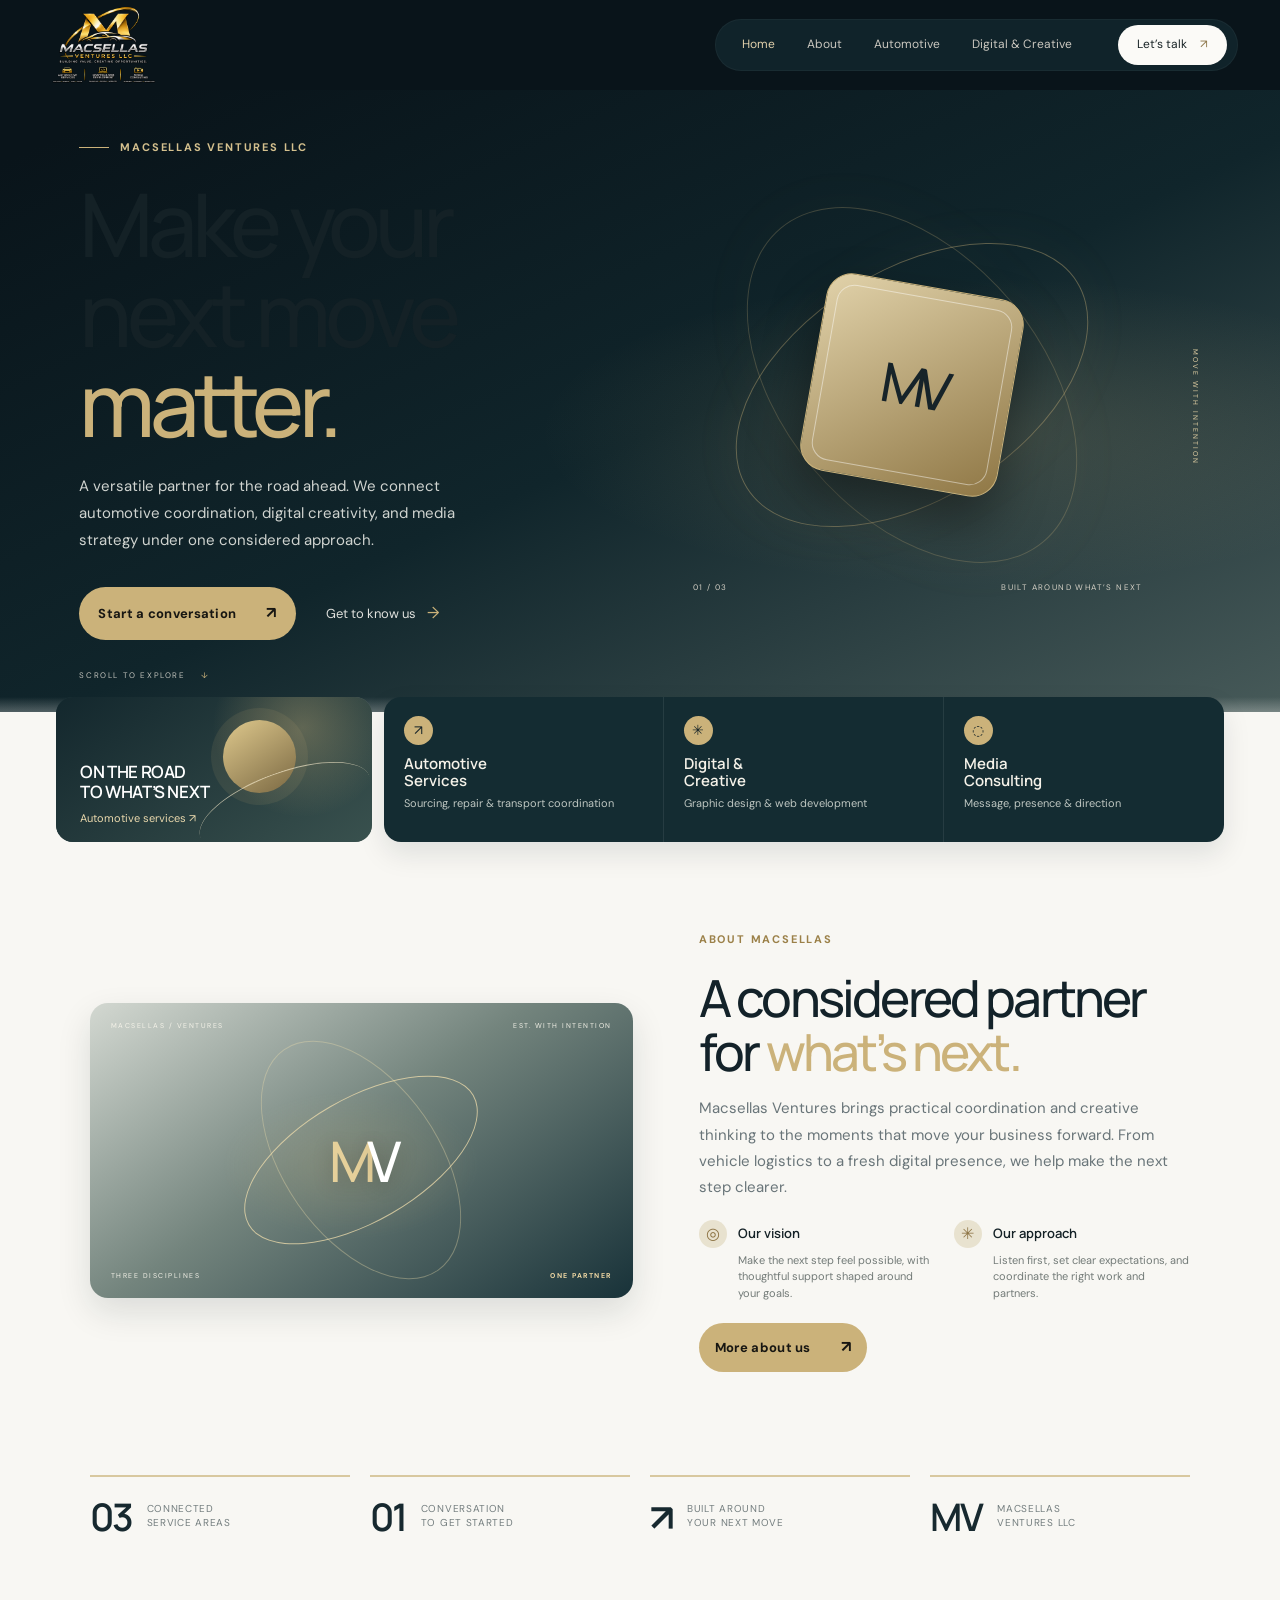
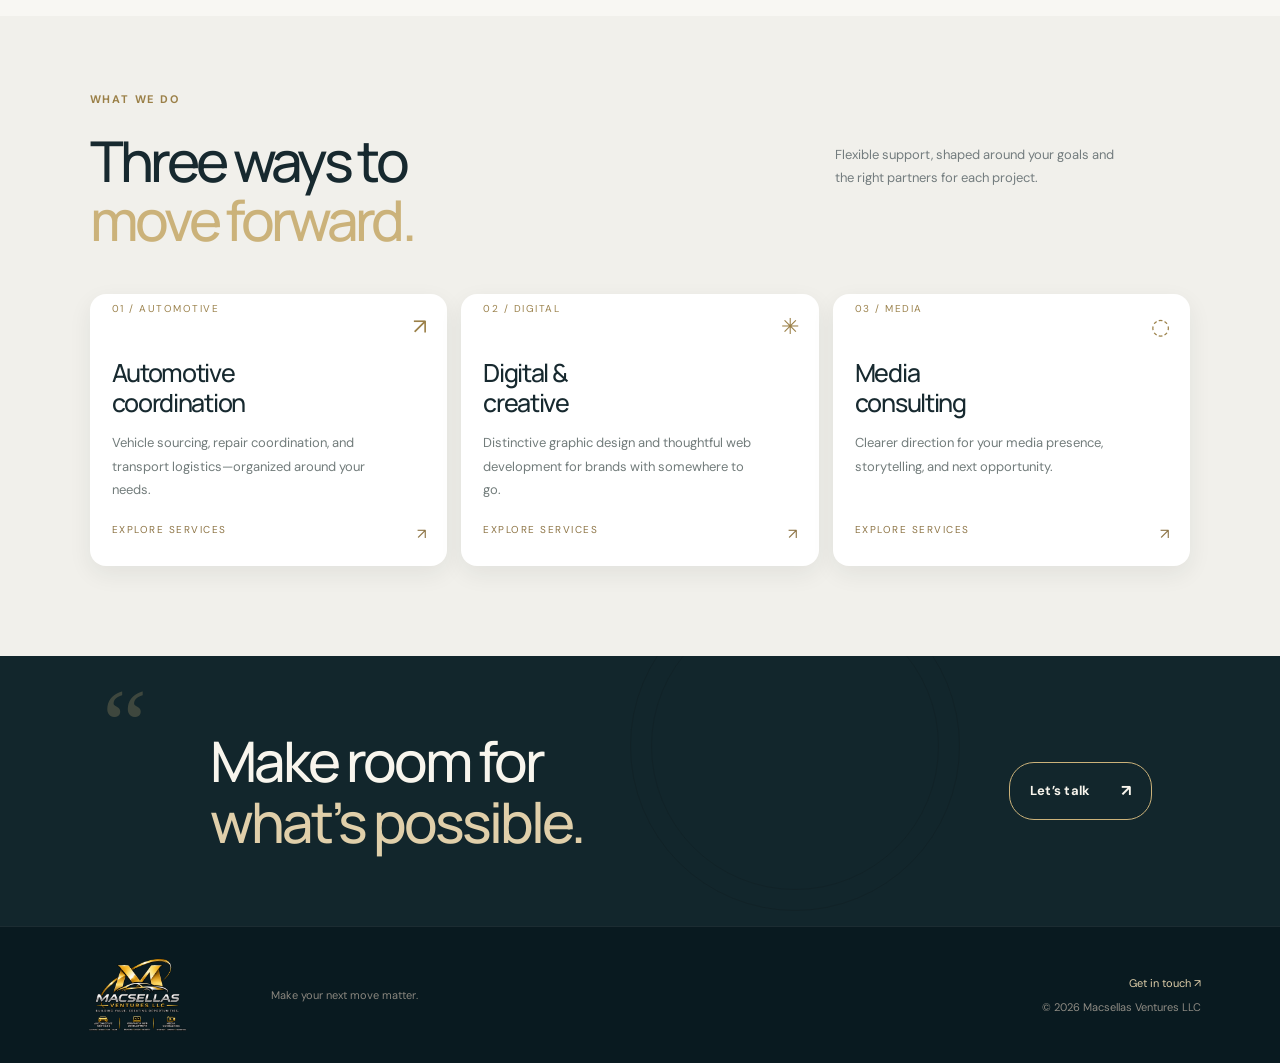
<file: index.html>
<!doctype html>
<html lang="en"><head><meta charset="utf-8"><meta name="viewport" content="width=device-width,initial-scale=1"><meta name="description" content="Macsellas Ventures brings automotive coordination, digital creativity, and media strategy together."><title>Macsellas Ventures | Make your next move</title><link rel="icon" type="image/svg+xml" href="assets/favicon.svg"><link rel="stylesheet" href="assets/site.css"><script defer src="assets/site.js"></script></head><body>
<header class="site-header"><a class="brand" href="index.html" aria-label="Macsellas Ventures home"><img class="brand-logo" src="assets/macsellas-logo-transparent.png" alt="Macsellas Ventures LLC"></a><button class="menu-toggle" aria-label="Open navigation" aria-expanded="false"><i></i><i></i></button><nav class="nav"><a class="active" href="index.html">Home</a><a href="about.html">About</a><a href="automotive.html">Automotive</a><a href="digital.html">Digital &amp; Creative</a><a class="nav-cta" href="media-contact.html">Let’s talk <span>↗</span></a></nav></header>
<main><section class="hero home-hero"><div class="hero-copy"><p class="eyebrow"><span class="eyebrow-line"></span> MACSELLAS VENTURES LLC</p><h1>Make your<br>next move <em>matter.</em></h1><p class="hero-lede">A versatile partner for the road ahead. We connect automotive coordination, digital creativity, and media strategy under one considered approach.</p><div class="hero-actions"><a class="button button-gold" href="media-contact.html">Start a conversation <span>↗</span></a><a class="text-link" href="about.html">Get to know us <span>→</span></a></div></div><div class="hero-art" aria-label="Abstract sculptural gold linework suggesting motion"><div class="art-grid"></div><div class="orbit orbit-one"></div><div class="orbit orbit-two"></div><div class="art-core"><span>MV</span></div><div class="art-caption"><span>01 / 03</span><span>BUILT AROUND WHAT’S NEXT</span></div><div class="art-vertical">MOVE WITH INTENTION</div></div><div class="scroll-note">SCROLL TO EXPLORE <span>↓</span></div></section>
<section class="service-ribbon"><a class="ribbon-feature" href="automotive.html"><div class="ribbon-photo"><span class="ribbon-sun"></span><span class="ribbon-road"></span><b>ON THE ROAD<br>TO WHAT’S NEXT</b><small>Automotive services ↗</small></div></a><div class="ribbon-cards"><a href="automotive.html"><span class="ribbon-icon">↗</span><b>Automotive<br>Services</b><small>Sourcing, repair &amp; transport coordination</small></a><a href="digital.html"><span class="ribbon-icon">✳</span><b>Digital &amp;<br>Creative</b><small>Graphic design &amp; web development</small></a><a href="media-contact.html"><span class="ribbon-icon">◌</span><b>Media<br>Consulting</b><small>Message, presence &amp; direction</small></a></div></section>
<section class="intro section-pad"><div class="story-visual"><div class="story-visual-top"><span>MACSELLAS / VENTURES</span><span>EST. WITH INTENTION</span></div><div class="story-orbit story-orbit-a"></div><div class="story-orbit story-orbit-b"></div><div class="story-visual-monogram">M<span>V</span></div><div class="story-visual-bottom"><span>THREE DISCIPLINES</span><b>ONE PARTNER</b></div></div><div class="intro-content"><p class="eyebrow">ABOUT MACSELLAS</p><h2>A considered partner<br>for <em>what’s next.</em></h2><p class="body-large">Macsellas Ventures brings practical coordination and creative thinking to the moments that move your business forward. From vehicle logistics to a fresh digital presence, we help make the next step clearer.</p><div class="about-split"><article><span class="about-icon">◎</span><div><b>Our vision</b><p>Make the next step feel possible, with thoughtful support shaped around your goals.</p></div></article><article><span class="about-icon">✳</span><div><b>Our approach</b><p>Listen first, set clear expectations, and coordinate the right work and partners.</p></div></article></div><a class="button button-gold" href="about.html">More about us <span>↗</span></a></div></section>
<section class="proof-row"><div><strong>03</strong><span>CONNECTED<br>SERVICE AREAS</span></div><div><strong>01</strong><span>CONVERSATION<br>TO GET STARTED</span></div><div><strong>↗</strong><span>BUILT AROUND<br>YOUR NEXT MOVE</span></div><div><strong>MV</strong><span>MACSELLAS<br>VENTURES LLC</span></div></section>
<section class="services section-pad"><div class="services-head"><div><p class="eyebrow">WHAT WE DO</p><h2>Three ways to<br><em>move forward.</em></h2></div><p class="services-note">Flexible support, shaped around your goals and the right partners for each project.</p></div><div class="service-grid"><a class="service-card" href="automotive.html"><span class="card-index">01 / AUTOMOTIVE</span><span class="card-icon">↗</span><h3>Automotive<br>coordination</h3><p>Vehicle sourcing, repair coordination, and transport logistics—organized around your needs.</p><span class="card-more">EXPLORE SERVICES <b>↗</b></span></a><a class="service-card" href="digital.html"><span class="card-index">02 / DIGITAL</span><span class="card-icon">✳</span><h3>Digital &amp;<br>creative</h3><p>Distinctive graphic design and thoughtful web development for brands with somewhere to go.</p><span class="card-more">EXPLORE SERVICES <b>↗</b></span></a><a class="service-card" href="media-contact.html"><span class="card-index">03 / MEDIA</span><span class="card-icon">◌</span><h3>Media<br>consulting</h3><p>Clearer direction for your media presence, storytelling, and next opportunity.</p><span class="card-more">EXPLORE SERVICES <b>↗</b></span></a></div></section>
<section class="quote-band"><span class="quote-mark">“</span><p>Make room for<br><em>what’s possible.</em></p><a class="button button-outline" href="media-contact.html">Let’s talk <span>↗</span></a><div class="quote-ring"></div></section></main>
<footer class="footer"><a class="brand" href="index.html"><img class="brand-logo" src="assets/macsellas-logo-transparent.png" alt="Macsellas Ventures LLC"></a><p>Make your next move matter.</p><div class="footer-right"><a href="media-contact.html">Get in touch ↗</a><span>© <span data-year></span> Macsellas Ventures LLC</span></div></footer></body></html>
</file>
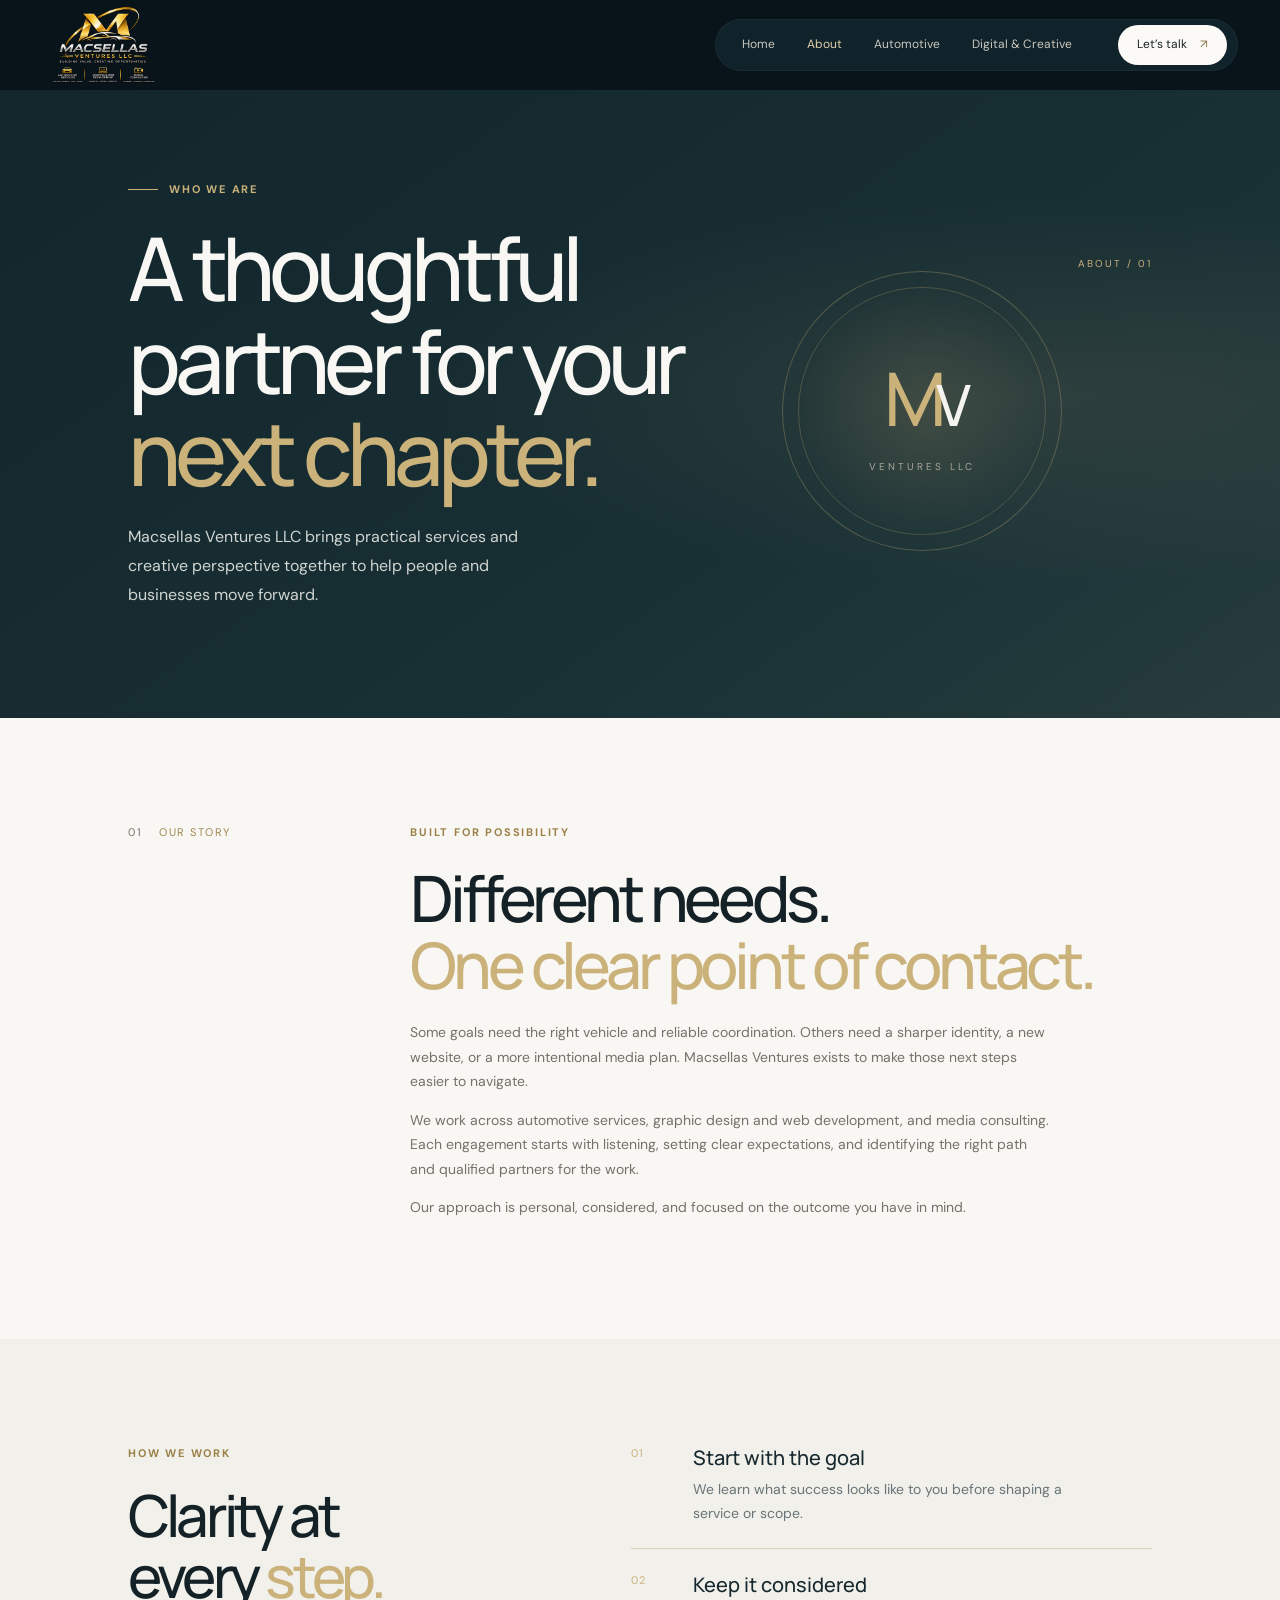
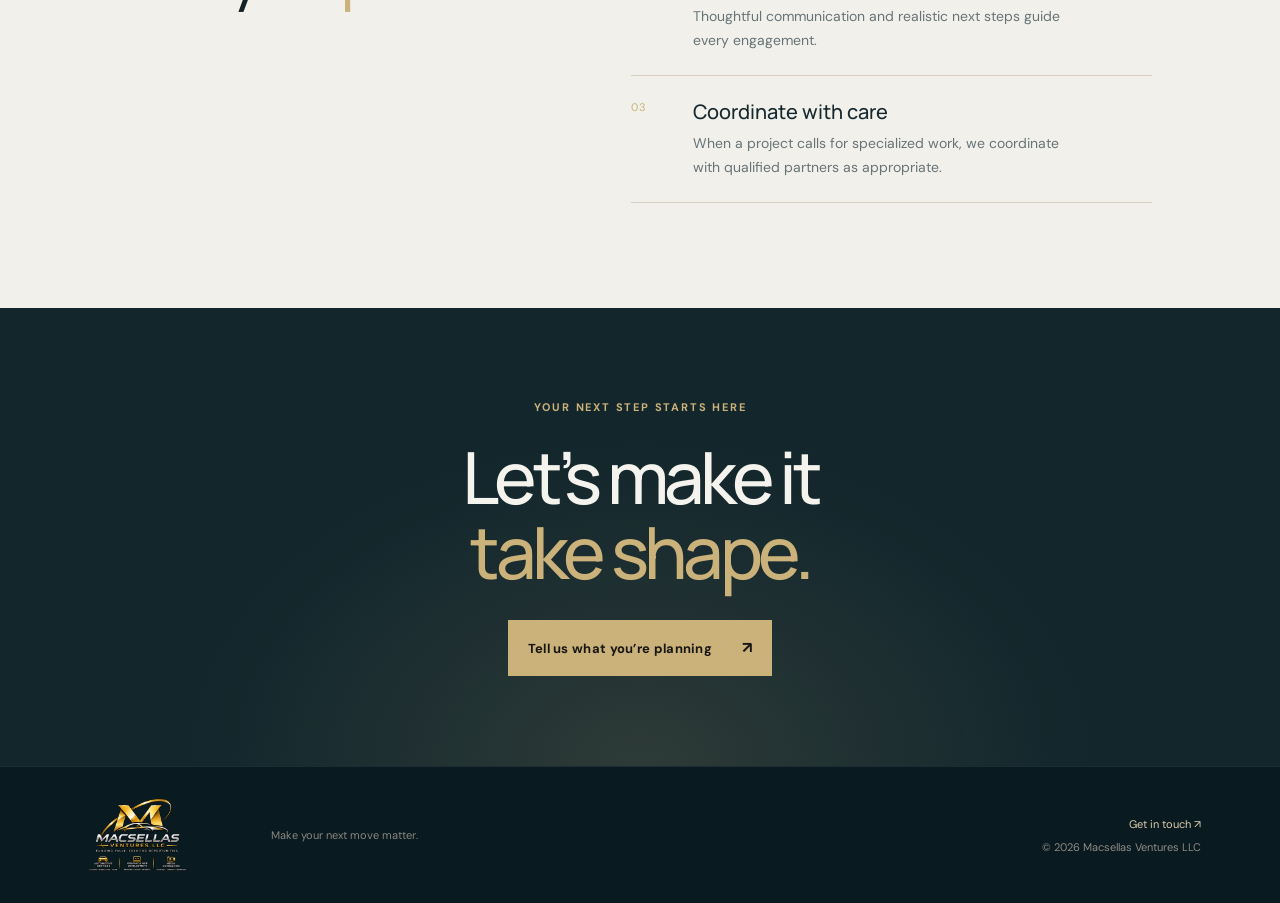
<file: about.html>
<!doctype html><html lang="en"><head><meta charset="utf-8"><meta name="viewport" content="width=device-width,initial-scale=1"><meta name="description" content="Learn about Macsellas Ventures LLC and its connected approach to business services."><title>About | Macsellas Ventures</title><link rel="icon" type="image/svg+xml" href="assets/favicon.svg"><link rel="stylesheet" href="assets/site.css"><script defer src="assets/site.js"></script></head><body><header class="site-header"><a class="brand" href="index.html"><img class="brand-logo" src="assets/macsellas-logo-transparent.png" alt="Macsellas Ventures LLC"></a><button class="menu-toggle" aria-label="Open navigation" aria-expanded="false"><i></i><i></i></button><nav class="nav"><a href="index.html">Home</a><a class="active" href="about.html">About</a><a href="automotive.html">Automotive</a><a href="digital.html">Digital &amp; Creative</a><a class="nav-cta" href="media-contact.html">Let’s talk <span>↗</span></a></nav></header><main><section class="page-hero"><div class="page-hero-inner"><p class="eyebrow"><span class="eyebrow-line"></span> WHO WE ARE</p><h1>A thoughtful<br>partner for your<br><em>next chapter.</em></h1><p class="hero-lede">Macsellas Ventures LLC brings practical services and creative perspective together to help people and businesses move forward.</p></div><div class="page-hero-side"><span>ABOUT / 01</span><div class="monogram-art"><div class="monogram-ring"></div><b>M<span>V</span></b><small>VENTURES LLC</small></div></div></section><section class="story section-pad"><div class="section-label">01 <span>OUR STORY</span></div><div class="story-copy"><p class="eyebrow">BUILT FOR POSSIBILITY</p><h2>Different needs.<br><em>One clear point of contact.</em></h2><p class="body-large">Some goals need the right vehicle and reliable coordination. Others need a sharper identity, a new website, or a more intentional media plan. Macsellas Ventures exists to make those next steps easier to navigate.</p><p>We work across automotive services, graphic design and web development, and media consulting. Each engagement starts with listening, setting clear expectations, and identifying the right path and qualified partners for the work.</p><p>Our approach is personal, considered, and focused on the outcome you have in mind.</p></div></section><section class="values section-pad"><div><p class="eyebrow">HOW WE WORK</p><h2>Clarity at<br>every <em>step.</em></h2></div><div class="value-list"><article><span>01</span><div><h3>Start with the goal</h3><p>We learn what success looks like to you before shaping a service or scope.</p></div></article><article><span>02</span><div><h3>Keep it considered</h3><p>Thoughtful communication and realistic next steps guide every engagement.</p></div></article><article><span>03</span><div><h3>Coordinate with care</h3><p>When a project calls for specialized work, we coordinate with qualified partners as appropriate.</p></div></article></div></section><section class="cta-panel"><p class="eyebrow">YOUR NEXT STEP STARTS HERE</p><h2>Let’s make it<br><em>take shape.</em></h2><a class="button button-gold" href="media-contact.html">Tell us what you’re planning <span>↗</span></a></section></main><footer class="footer"><a class="brand" href="index.html"><img class="brand-logo" src="assets/macsellas-logo-transparent.png" alt="Macsellas Ventures LLC"></a><p>Make your next move matter.</p><div class="footer-right"><a href="media-contact.html">Get in touch ↗</a><span>© <span data-year></span> Macsellas Ventures LLC</span></div></footer></body></html>
</file>
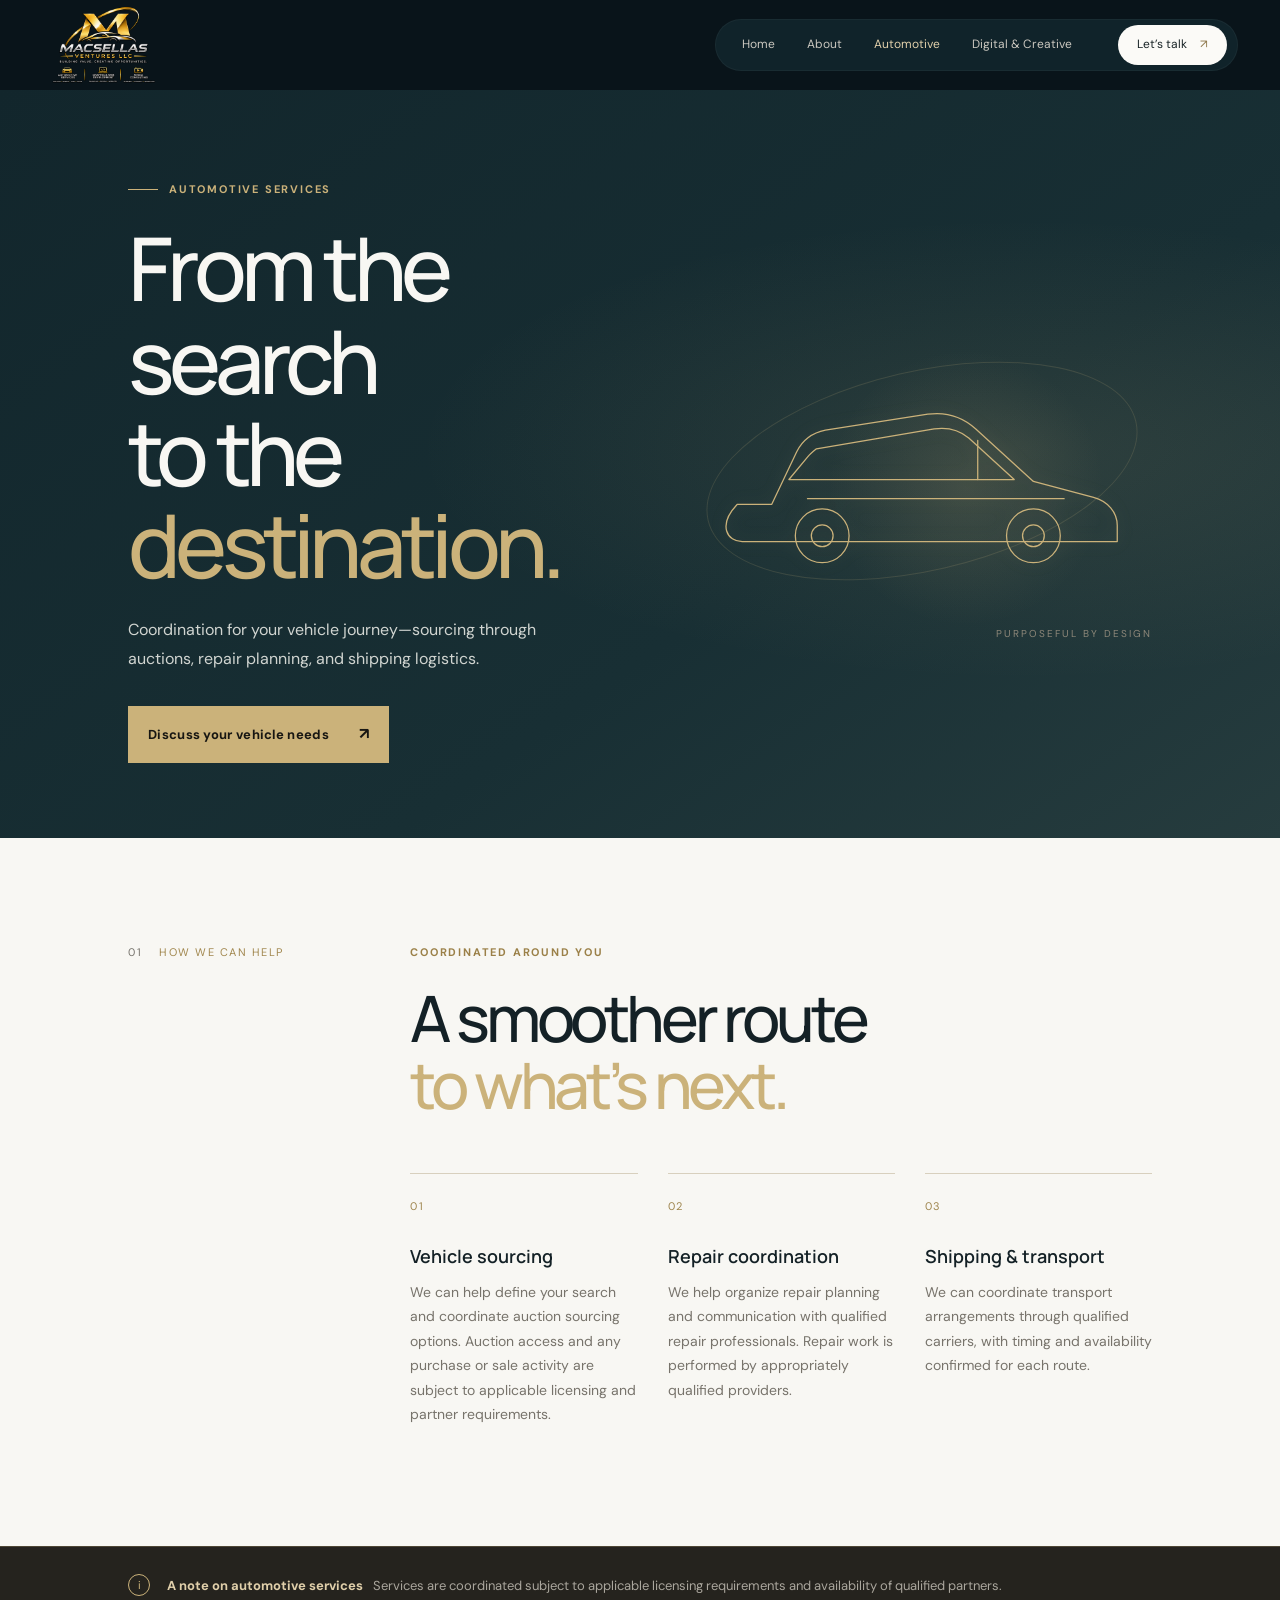
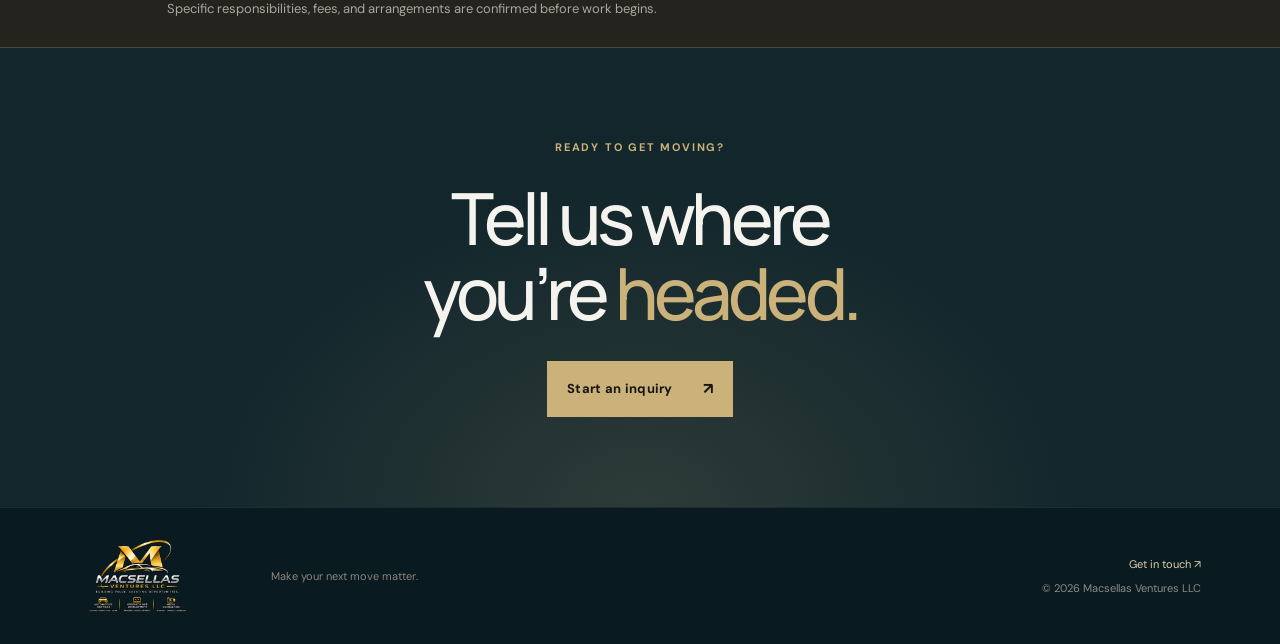
<file: automotive.html>
<!doctype html><html lang="en"><head><meta charset="utf-8"><meta name="viewport" content="width=device-width,initial-scale=1"><meta name="description" content="Automotive sourcing, repair, and transport coordination from Macsellas Ventures."><title>Automotive Services | Macsellas Ventures</title><link rel="icon" type="image/svg+xml" href="assets/favicon.svg"><link rel="stylesheet" href="assets/site.css"><script defer src="assets/site.js"></script></head><body><header class="site-header"><a class="brand" href="index.html"><img class="brand-logo" src="assets/macsellas-logo-transparent.png" alt="Macsellas Ventures LLC"></a><button class="menu-toggle" aria-label="Open navigation" aria-expanded="false"><i></i><i></i></button><nav class="nav"><a href="index.html">Home</a><a href="about.html">About</a><a class="active" href="automotive.html">Automotive</a><a href="digital.html">Digital &amp; Creative</a><a class="nav-cta" href="media-contact.html">Let’s talk <span>↗</span></a></nav></header><main><section class="page-hero automotive-hero"><div class="page-hero-inner"><p class="eyebrow"><span class="eyebrow-line"></span> AUTOMOTIVE SERVICES</p><h1>From the search<br>to the <em>destination.</em></h1><p class="hero-lede">Coordination for your vehicle journey—sourcing through auctions, repair planning, and shipping logistics.</p><a class="button button-gold" href="media-contact.html?service=automotive">Discuss your vehicle needs <span>↗</span></a></div><div class="car-art" aria-label="Abstract automotive-inspired line art"><div class="car-glow"></div><div class="car-orbit"></div><svg viewBox="0 0 720 360" role="img" aria-label="Gold line illustration of a car"><path d="M72 232h54l39-82c9-18 25-30 45-34l160-25c28-4 54 4 75 23l90 82 94 25c22 6 37 23 37 44v25H80c-23 0-39-25-8-58Z"/><path d="m196 145 184-31c20-3 38 1 54 14l71 65H153l29-35c4-5 9-9 14-13Z"/><path d="M448 132v61M182 223h401"/><circle cx="205" cy="281" r="42"/><circle cx="535" cy="281" r="42"/><circle cx="205" cy="281" r="17"/><circle cx="535" cy="281" r="17"/></svg><span class="car-art-label">PURPOSEFUL BY DESIGN</span></div></section><section class="process-section section-pad"><div class="section-label">01 <span>HOW WE CAN HELP</span></div><div class="process-content"><p class="eyebrow">COORDINATED AROUND YOU</p><h2>A smoother route<br><em>to what’s next.</em></h2><div class="process-grid"><article><span class="process-no">01</span><h3>Vehicle sourcing</h3><p>We can help define your search and coordinate auction sourcing options. Auction access and any purchase or sale activity are subject to applicable licensing and partner requirements.</p></article><article><span class="process-no">02</span><h3>Repair coordination</h3><p>We help organize repair planning and communication with qualified repair professionals. Repair work is performed by appropriately qualified providers.</p></article><article><span class="process-no">03</span><h3>Shipping &amp; transport</h3><p>We can coordinate transport arrangements through qualified carriers, with timing and availability confirmed for each route.</p></article></div></div></section><section class="notice-band"><span class="notice-icon">i</span><p><b>A note on automotive services</b> Services are coordinated subject to applicable licensing requirements and availability of qualified partners. Specific responsibilities, fees, and arrangements are confirmed before work begins.</p></section><section class="cta-panel"><p class="eyebrow">READY TO GET MOVING?</p><h2>Tell us where<br>you’re <em>headed.</em></h2><a class="button button-gold" href="media-contact.html?service=automotive">Start an inquiry <span>↗</span></a></section></main><footer class="footer"><a class="brand" href="index.html"><img class="brand-logo" src="assets/macsellas-logo-transparent.png" alt="Macsellas Ventures LLC"></a><p>Make your next move matter.</p><div class="footer-right"><a href="media-contact.html">Get in touch ↗</a><span>© <span data-year></span> Macsellas Ventures LLC</span></div></footer></body></html>
</file>
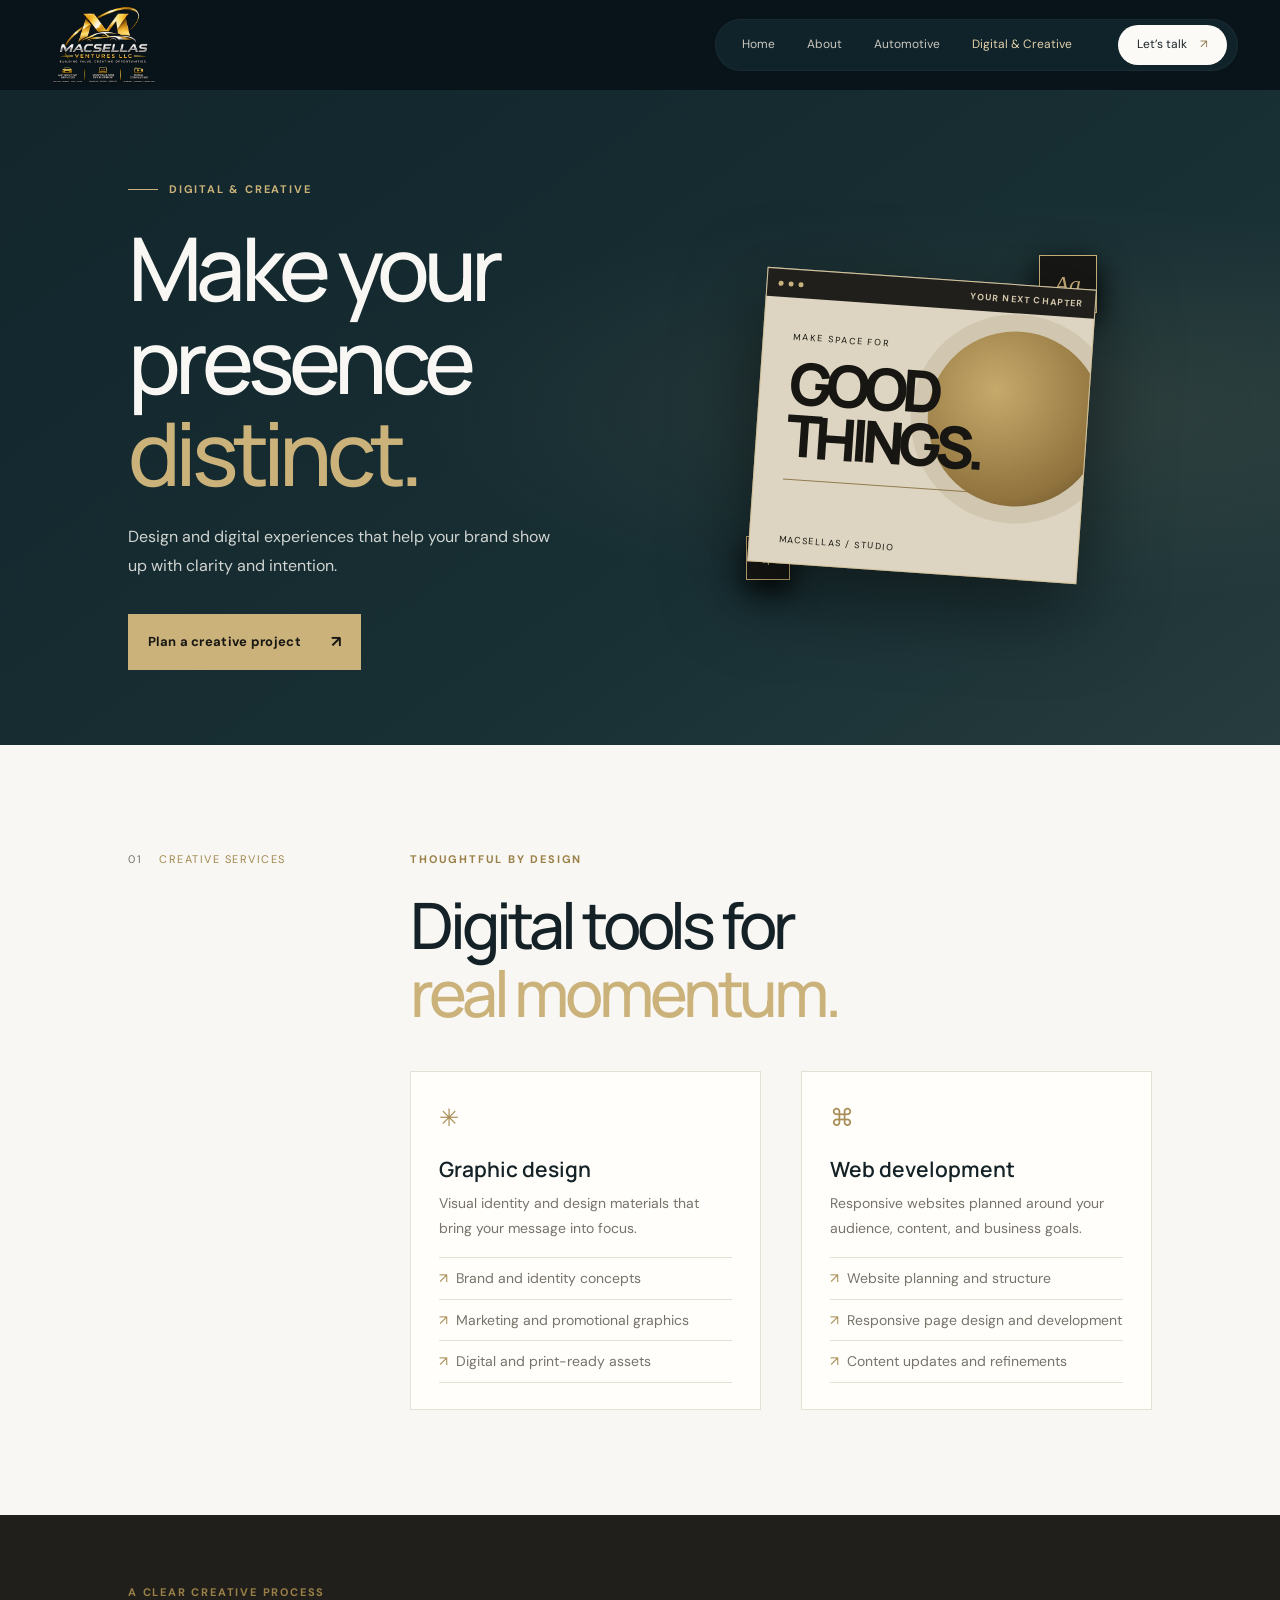
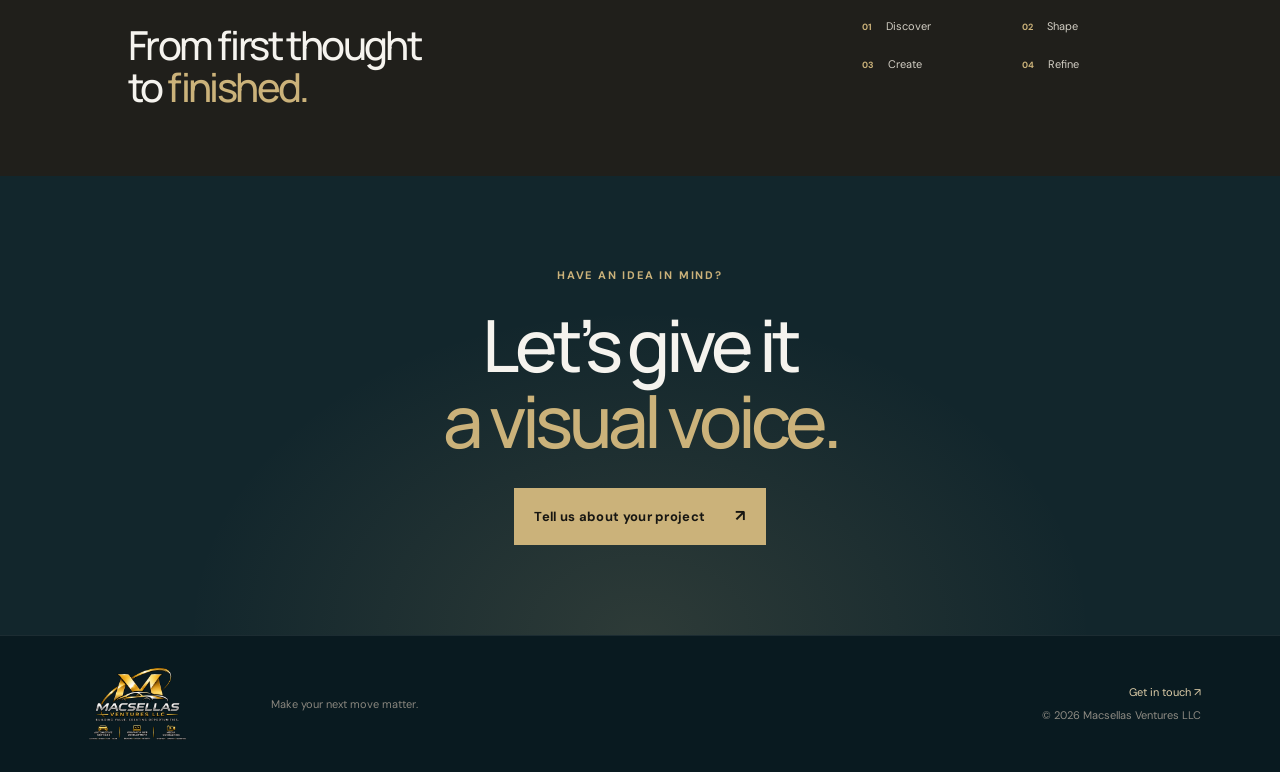
<file: digital.html>
<!doctype html><html lang="en"><head><meta charset="utf-8"><meta name="viewport" content="width=device-width,initial-scale=1"><meta name="description" content="Graphic design and web development services from Macsellas Ventures."><title>Digital & Creative | Macsellas Ventures</title><link rel="icon" type="image/svg+xml" href="assets/favicon.svg"><link rel="stylesheet" href="assets/site.css"><script defer src="assets/site.js"></script></head><body><header class="site-header"><a class="brand" href="index.html"><img class="brand-logo" src="assets/macsellas-logo-transparent.png" alt="Macsellas Ventures LLC"></a><button class="menu-toggle" aria-label="Open navigation" aria-expanded="false"><i></i><i></i></button><nav class="nav"><a href="index.html">Home</a><a href="about.html">About</a><a href="automotive.html">Automotive</a><a class="active" href="digital.html">Digital &amp; Creative</a><a class="nav-cta" href="media-contact.html">Let’s talk <span>↗</span></a></nav></header><main><section class="page-hero digital-hero"><div class="page-hero-inner"><p class="eyebrow"><span class="eyebrow-line"></span> DIGITAL &amp; CREATIVE</p><h1>Make your<br>presence <em>distinct.</em></h1><p class="hero-lede">Design and digital experiences that help your brand show up with clarity and intention.</p><a class="button button-gold" href="media-contact.html?service=digital">Plan a creative project <span>↗</span></a></div><div class="design-art"><div class="design-window"><div class="window-top"><span></span><span></span><span></span><b>YOUR NEXT CHAPTER</b></div><div class="window-content"><div class="window-sun"></div><small>MAKE SPACE FOR</small><strong>GOOD<br>THINGS.</strong><div class="window-line"></div><span class="window-tag">MACSELLAS / STUDIO</span></div></div><div class="design-token token-one">Aa</div><div class="design-token token-two">✳</div></div></section><section class="offerings section-pad"><div class="section-label">01 <span>CREATIVE SERVICES</span></div><div class="offer-content"><p class="eyebrow">THOUGHTFUL BY DESIGN</p><h2>Digital tools for<br><em>real momentum.</em></h2><div class="offer-grid"><article><div class="offer-symbol">✳</div><h3>Graphic design</h3><p>Visual identity and design materials that bring your message into focus.</p><ul><li>Brand and identity concepts</li><li>Marketing and promotional graphics</li><li>Digital and print-ready assets</li></ul></article><article><div class="offer-symbol">⌘</div><h3>Web development</h3><p>Responsive websites planned around your audience, content, and business goals.</p><ul><li>Website planning and structure</li><li>Responsive page design and development</li><li>Content updates and refinements</li></ul></article></div></div></section><section class="process-strip"><div class="strip-heading"><p class="eyebrow">A CLEAR CREATIVE PROCESS</p><h2>From first thought<br>to <em>finished.</em></h2></div><div class="strip-steps"><span><b>01</b> Discover</span><span><b>02</b> Shape</span><span><b>03</b> Create</span><span><b>04</b> Refine</span></div></section><section class="cta-panel"><p class="eyebrow">HAVE AN IDEA IN MIND?</p><h2>Let’s give it<br><em>a visual voice.</em></h2><a class="button button-gold" href="media-contact.html?service=digital">Tell us about your project <span>↗</span></a></section></main><footer class="footer"><a class="brand" href="index.html"><img class="brand-logo" src="assets/macsellas-logo-transparent.png" alt="Macsellas Ventures LLC"></a><p>Make your next move matter.</p><div class="footer-right"><a href="media-contact.html">Get in touch ↗</a><span>© <span data-year></span> Macsellas Ventures LLC</span></div></footer></body></html>
</file>
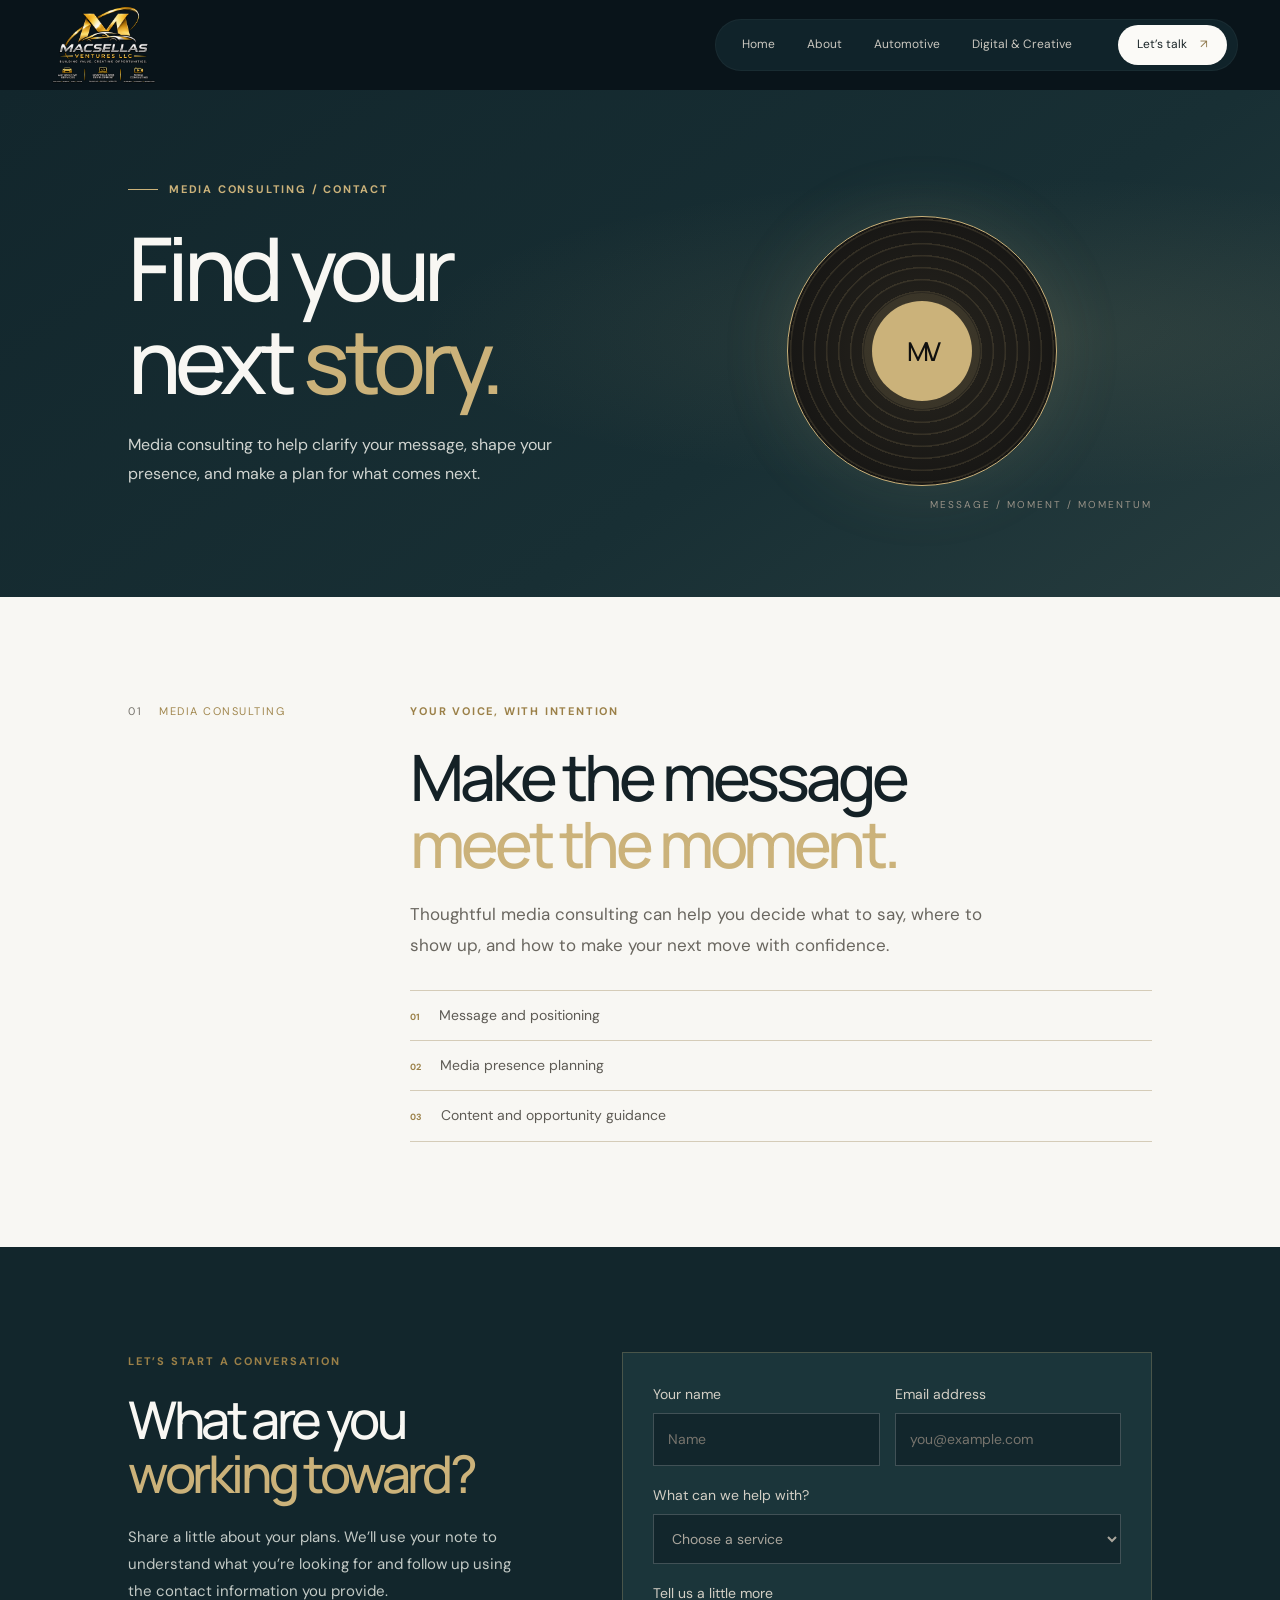
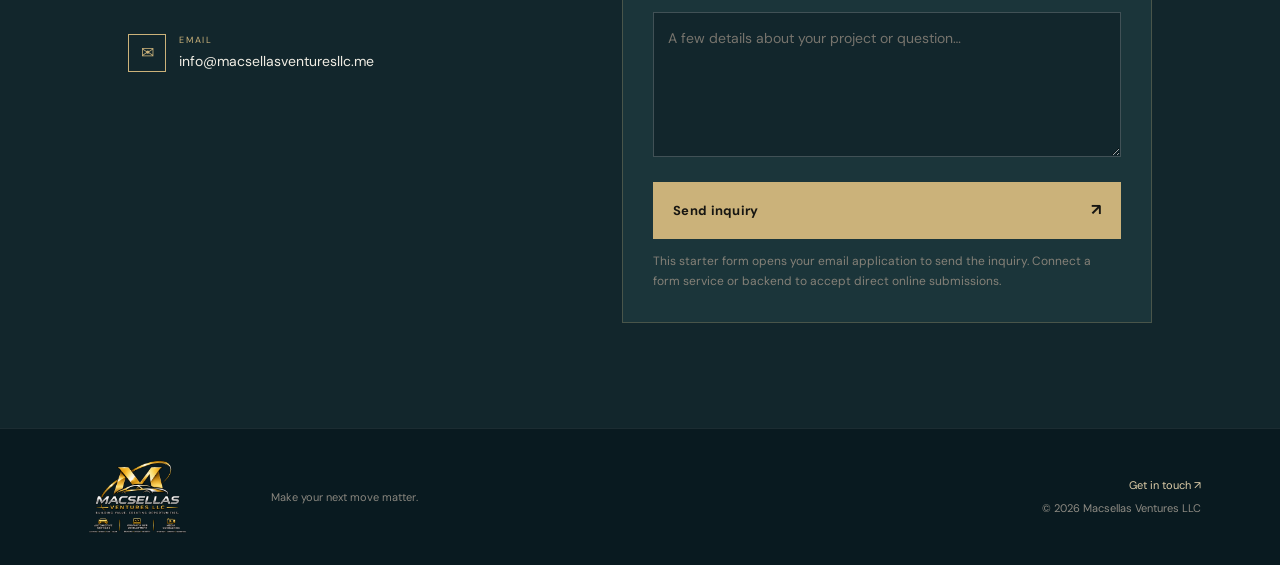
<file: media-contact.html>
<!doctype html><html lang="en"><head><meta charset="utf-8"><meta name="viewport" content="width=device-width,initial-scale=1"><meta name="description" content="Media consulting and contact Macsellas Ventures about your next project."><title>Media Consulting & Contact | Macsellas Ventures</title><link rel="icon" type="image/svg+xml" href="assets/favicon.svg"><link rel="stylesheet" href="assets/site.css"><script defer src="assets/site.js"></script></head><body><header class="site-header"><a class="brand" href="index.html"><img class="brand-logo" src="assets/macsellas-logo-transparent.png" alt="Macsellas Ventures LLC"></a><button class="menu-toggle" aria-label="Open navigation" aria-expanded="false"><i></i><i></i></button><nav class="nav"><a href="index.html">Home</a><a href="about.html">About</a><a href="automotive.html">Automotive</a><a href="digital.html">Digital &amp; Creative</a><a class="nav-cta active" href="media-contact.html">Let’s talk <span>↗</span></a></nav></header><main><section class="page-hero contact-hero"><div class="page-hero-inner"><p class="eyebrow"><span class="eyebrow-line"></span> MEDIA CONSULTING / CONTACT</p><h1>Find your<br>next <em>story.</em></h1><p class="hero-lede">Media consulting to help clarify your message, shape your presence, and make a plan for what comes next.</p></div><div class="media-art"><div class="media-disc"><div class="disc-inner"><span>MV</span></div></div><span class="media-note">MESSAGE / MOMENT / MOMENTUM</span></div></section><section class="consulting section-pad"><div class="section-label">01 <span>MEDIA CONSULTING</span></div><div class="consulting-copy"><p class="eyebrow">YOUR VOICE, WITH INTENTION</p><h2>Make the message<br><em>meet the moment.</em></h2><p class="body-large">Thoughtful media consulting can help you decide what to say, where to show up, and how to make your next move with confidence.</p><div class="consulting-points"><span><b>01</b> Message and positioning</span><span><b>02</b> Media presence planning</span><span><b>03</b> Content and opportunity guidance</span></div></div></section><section class="contact-section section-pad" id="contact"><div class="contact-copy"><p class="eyebrow">LET’S START A CONVERSATION</p><h2>What are you<br><em>working toward?</em></h2><p>Share a little about your plans. We’ll use your note to understand what you’re looking for and follow up using the contact information you provide.</p><div class="contact-detail"><span class="detail-icon">✉</span><div><small>EMAIL</small><a href="mailto:info@macsellasventuresllc.me">info@macsellasventuresllc.me</a></div></div></div><form class="inquiry-form" action="mailto:info@macsellasventuresllc.me" method="post" enctype="text/plain"><div class="form-row"><label>Your name<input type="text" name="name" autocomplete="name" placeholder="Name" required></label><label>Email address<input type="email" name="email" autocomplete="email" placeholder="you@example.com" required></label></div><label>What can we help with?<select name="service"><option value="">Choose a service</option><option>Automotive services</option><option>Digital &amp; creative</option><option>Media consulting</option><option>Something else</option></select></label><label>Tell us a little more<textarea name="message" rows="5" placeholder="A few details about your project or question…" required></textarea></label><button class="button button-gold" type="submit">Send inquiry <span>↗</span></button><p class="form-note">This starter form opens your email application to send the inquiry. Connect a form service or backend to accept direct online submissions.</p></form></section></main><footer class="footer"><a class="brand" href="index.html"><img class="brand-logo" src="assets/macsellas-logo-transparent.png" alt="Macsellas Ventures LLC"></a><p>Make your next move matter.</p><div class="footer-right"><a href="#contact">Get in touch ↗</a><span>© <span data-year></span> Macsellas Ventures LLC</span></div></footer></body></html>
</file>
<file: assets/site.css>
@import url('https://fonts.googleapis.com/css2?family=DM+Sans:wght@400;500;600;700&family=Manrope:wght@400;500;600;700;800&display=swap');
:root{--ink:#10100f;--ink-2:#171715;--paper:#f5f3ee;--white:#fffefa;--gold:#cbb27a;--gold-light:#e0cfaa;--muted:#a6a39b;--line:rgba(203,178,122,.25);--font:'DM Sans',Arial,sans-serif;--display:'Manrope','DM Sans',sans-serif}*{box-sizing:border-box}html{scroll-behavior:smooth}body{margin:0;background:var(--ink);color:var(--paper);font-family:var(--font);font-size:15px;line-height:1.65;-webkit-font-smoothing:antialiased}a{color:inherit;text-decoration:none}button,input,select,textarea{font:inherit}.site-header{height:90px;padding:0 6.2vw;display:flex;align-items:center;justify-content:space-between;border-bottom:1px solid rgba(255,255,255,.07);position:relative;z-index:10;background:#10100f}.brand{display:inline-flex;align-items:center;gap:12px;flex-shrink:0}.brand-mark{font-family:var(--display);font-weight:500;font-size:25px;letter-spacing:-3px;color:var(--gold);line-height:1}.brand-mark span{font-size:18px;color:var(--paper);margin-left:2px}.brand-name{font-family:var(--display);font-size:11px;font-weight:700;letter-spacing:2px;line-height:1.3}.brand-name small{display:block;font-family:var(--font);font-size:8px;letter-spacing:3px;font-weight:500;color:var(--gold);margin-top:3px}.nav{display:flex;align-items:center;gap:36px;font-size:12px;color:#cac7bf}.nav>a:not(.nav-cta){transition:color .2s}.nav>a:hover,.nav>a.active{color:var(--gold-light)}.nav-cta{border:1px solid var(--gold);padding:11px 17px;color:var(--paper)!important}.nav-cta span{color:var(--gold);padding-left:10px}.menu-toggle{display:none}.hero{min-height:650px;padding:95px 6.2vw 76px;position:relative;display:grid;grid-template-columns:1fr 1fr;align-items:center;overflow:hidden}.hero-copy{z-index:1;padding-bottom:16px}.eyebrow{font-size:9px;font-weight:700;letter-spacing:2.4px;color:var(--gold);margin:0 0 23px;display:flex;align-items:center;gap:11px}.eyebrow-line{height:1px;width:30px;background:var(--gold)}h1,h2,h3,p{margin-top:0}h1,h2{font-family:var(--display);font-weight:500;letter-spacing:-.065em;line-height:1.05}h1{font-size:clamp(56px,7.4vw,104px);margin:0 0 25px}h1 em,h2 em,.quote-band em{font-style:normal;color:var(--gold)}.hero-lede{color:#b4b1aa;max-width:445px;line-height:1.8;font-size:15px;margin-bottom:33px}.hero-actions{display:flex;align-items:center;gap:30px}.button{display:inline-flex;align-items:center;justify-content:space-between;gap:30px;padding:14px 18px;font-size:11px;font-weight:700;letter-spacing:.3px;cursor:pointer;border:0}.button-gold{background:var(--gold);color:#171612}.button-gold span{font-size:16px}.button:hover{filter:brightness(1.08);transform:translateY(-1px)}.text-link{font-size:11px;color:#d1cec6}.text-link span{color:var(--gold);padding-left:8px;font-size:16px}.hero-art{height:440px;position:relative;margin-left:8%;border:1px solid rgba(203,178,122,.15);background:radial-gradient(ellipse at 53% 51%,rgba(203,178,122,.13),transparent 38%),linear-gradient(145deg,#181817,#111110 58%,#191916);overflow:hidden}.art-grid{position:absolute;inset:0;background-image:linear-gradient(rgba(203,178,122,.04) 1px,transparent 1px),linear-gradient(90deg,rgba(203,178,122,.04) 1px,transparent 1px);background-size:42px 42px;mask-image:linear-gradient(120deg,transparent,#000 35%,#000 85%,transparent)}.orbit{position:absolute;border:1px solid rgba(203,178,122,.65);border-radius:50%;width:330px;height:170px;left:50%;top:49%;transform:translate(-50%,-50%) rotate(-32deg);box-shadow:0 0 45px rgba(203,178,122,.08)}.orbit-two{width:350px;height:220px;transform:translate(-50%,-50%) rotate(50deg);border-color:rgba(203,178,122,.32)}.art-core{position:absolute;width:138px;height:138px;left:50%;top:49%;transform:translate(-50%,-50%);display:grid;place-items:center;border:1px solid var(--gold);border-radius:50%;background:radial-gradient(circle,#27241c,#111);font:500 35px var(--display);letter-spacing:-5px;color:var(--gold);box-shadow:0 0 55px rgba(203,178,122,.2)}.art-core:after{content:'';position:absolute;inset:-11px;border:1px solid rgba(203,178,122,.23);border-radius:50%}.art-caption{position:absolute;bottom:20px;left:22px;right:22px;display:flex;justify-content:space-between;font-size:8px;letter-spacing:1.4px;color:#aaa59b}.art-vertical{position:absolute;right:13px;top:40%;writing-mode:vertical-rl;font-size:7px;letter-spacing:2px;color:var(--gold)}.scroll-note{position:absolute;bottom:30px;left:6.2vw;font-size:8px;letter-spacing:1.6px;color:#8b8983}.scroll-note span{color:var(--gold);margin-left:12px}.section-pad{padding:105px 10vw}.intro{display:grid;grid-template-columns:1fr 3fr auto;gap:36px;align-items:start;background:var(--paper);color:var(--ink)}.section-label{font-size:9px;color:#77746d;letter-spacing:1.5px;display:flex;gap:17px}.section-label span{color:#a1874e}.intro-content{max-width:760px}.intro .eyebrow,.services .eyebrow,.story .eyebrow,.values .eyebrow,.process-content .eyebrow,.offer-content .eyebrow,.strip-heading .eyebrow,.contact-copy .eyebrow,.consulting-copy .eyebrow{color:#9b8048}.intro h2,.services h2,.story h2,.values h2,.process-content h2,.offer-content h2,.strip-heading h2,.consulting-copy h2,.contact-copy h2{font-size:clamp(42px,5vw,68px);margin-bottom:22px}.body-large{font-size:17px;line-height:1.8;color:#69665f;max-width:615px}.round-link{border:1px solid #c9c1ae;color:#8f7749;border-radius:50%;height:50px;width:50px;display:grid;place-items:center;font-size:18px;transition:all .2s}.round-link:hover{background:var(--gold);color:var(--ink)}.services{padding-top:110px;padding-bottom:120px}.services-head{display:flex;justify-content:space-between;align-items:end;margin-bottom:45px}.services h2{margin-bottom:0}.services-note{max-width:300px;color:#a8a59e;font-size:12px;line-height:1.8;margin:0 5% 7px 0}.service-grid{display:grid;grid-template-columns:repeat(3,1fr);border-top:1px solid var(--line);border-bottom:1px solid var(--line)}.service-card{min-height:310px;padding:27px 28px 25px 0;position:relative;border-right:1px solid var(--line);transition:background .25s,padding .25s}.service-card+.service-card{padding-left:29px}.service-card:last-child{border-right:0}.service-card:hover{background:rgba(203,178,122,.045);padding-top:22px}.card-index,.card-more{font-size:8px;letter-spacing:1.5px;color:var(--gold)}.card-icon{position:absolute;right:25px;top:23px;color:var(--gold);font-size:22px}.service-card h3{font:500 29px/1.18 var(--display);letter-spacing:-1.3px;margin:41px 0 14px}.service-card p{font-size:11px;line-height:1.8;color:#aaa79f;max-width:270px;margin:0}.card-more{position:absolute;bottom:25px;left:0;right:20px;display:flex;justify-content:space-between}.service-card+.service-card .card-more{left:29px}.card-more b{font-size:15px;font-weight:400}.quote-band{padding:82px 10vw;background:var(--gold);color:#171612;position:relative;overflow:hidden;display:flex;align-items:center;justify-content:space-between;min-height:270px}.quote-mark{font:100px Georgia;color:rgba(16,16,15,.2);position:absolute;top:11px;left:8vw}.quote-band p{font:500 clamp(35px,5vw,58px)/1.1 var(--display);letter-spacing:-3px;margin:0 0 0 8%;z-index:1}.quote-band em{color:#fff7e3}.button-outline{border:1px solid #242116;background:transparent;z-index:1}.button-outline span{font-size:16px}.quote-ring{position:absolute;width:330px;height:330px;border:1px solid rgba(16,16,15,.16);border-radius:50%;right:25%;top:-75px}.quote-ring:after{content:'';position:absolute;inset:20px;border:1px solid rgba(16,16,15,.15);border-radius:50%}.footer{padding:29px 6.2vw;display:flex;align-items:center;gap:50px;border-top:1px solid rgba(255,255,255,.08);min-height:110px}.footer>p{font-size:10px;color:#89867e;margin:0}.footer-right{margin-left:auto;display:flex;align-items:end;flex-direction:column;gap:5px;font-size:9px;color:#8e8b83}.footer-right a{color:var(--gold-light);font-size:10px}.page-hero{min-height:530px;padding:90px 10vw 75px;display:grid;grid-template-columns:1.1fr .9fr;align-items:center;position:relative;overflow:hidden;background:radial-gradient(ellipse at 80% 48%,rgba(203,178,122,.08),transparent 42%),var(--ink)}.page-hero-inner{max-width:670px;position:relative;z-index:1}.page-hero h1{font-size:clamp(54px,7vw,88px)}.page-hero .hero-lede{max-width:440px}.page-hero-side{height:350px;display:flex;justify-content:center;align-items:center;position:relative}.page-hero-side>span{position:absolute;right:0;top:20px;font-size:8px;letter-spacing:2px;color:var(--gold)}.monogram-art{height:280px;width:280px;border:1px solid rgba(203,178,122,.3);border-radius:50%;display:flex;flex-direction:column;align-items:center;justify-content:center;position:relative;background:radial-gradient(circle,rgba(203,178,122,.14),transparent 65%)}.monogram-art b{font:500 74px var(--display);letter-spacing:-11px;color:var(--gold)}.monogram-art b span{color:var(--paper);font-size:57px}.monogram-art small{font-size:8px;letter-spacing:3px;color:#aaa59a;margin-top:11px}.monogram-ring{position:absolute;inset:15px;border:1px solid rgba(203,178,122,.25);border-radius:50%}.story,.offerings,.consulting{background:var(--paper);color:var(--ink);display:grid;grid-template-columns:1fr 3fr;gap:35px}.story-copy{max-width:800px}.story-copy p:not(.eyebrow){max-width:640px;color:#74716a;font-size:13px;line-height:1.9}.values{display:grid;grid-template-columns:1fr 1.3fr;gap:10%;align-items:start}.values h2{font-size:58px}.value-list article{display:grid;grid-template-columns:50px 1fr;gap:12px;padding:22px 0;border-bottom:1px solid var(--line)}.value-list article:first-child{padding-top:0}.value-list article>span{color:var(--gold);font-size:9px;letter-spacing:1px}.value-list h3{font:500 18px var(--display);margin:0 0 6px}.value-list p{font-size:11px;color:#aaa79f;margin:0;max-width:390px}.cta-panel{text-align:center;padding:90px 20px;background:radial-gradient(ellipse at 50% 100%,rgba(203,178,122,.12),transparent 50%),#171715}.cta-panel .eyebrow{justify-content:center}.cta-panel h2{font-size:clamp(48px,6vw,72px);margin-bottom:30px}.automotive-hero{min-height:570px}.car-art{height:350px;position:relative;display:grid;place-items:center}.car-art svg{width:100%;max-width:600px;position:relative;z-index:1;fill:none;stroke:var(--gold);stroke-width:2;stroke-linecap:round;stroke-linejoin:round;filter:drop-shadow(0 0 8px rgba(203,178,122,.2))}.car-glow{position:absolute;width:300px;height:300px;top:12%;left:27%;border-radius:50%;background:radial-gradient(circle,rgba(203,178,122,.14),transparent 65%)}.car-orbit{position:absolute;width:440px;height:200px;border:1px solid rgba(203,178,122,.16);border-radius:50%;transform:rotate(-13deg)}.car-art-label{position:absolute;bottom:4px;right:0;color:#8d8779;letter-spacing:2px;font-size:8px}.process-section{display:grid;grid-template-columns:1fr 3fr;gap:35px;background:var(--paper);color:var(--ink)}.process-content{max-width:1000px}.process-grid{display:grid;grid-template-columns:repeat(3,1fr);gap:30px;margin-top:55px}.process-grid article{border-top:1px solid #d5ccb8;padding-top:18px}.process-no{color:#9f864f;font-size:9px;letter-spacing:1.5px}.process-grid h3{font:600 18px var(--display);margin:25px 0 12px}.process-grid p{font-size:11px;color:#77736b;line-height:1.8}.notice-band{padding:27px 10vw;display:flex;align-items:flex-start;gap:17px;background:#25231e;border-top:1px solid var(--line);border-bottom:1px solid var(--line)}.notice-icon{border:1px solid var(--gold);height:22px;width:22px;border-radius:50%;display:grid;place-items:center;color:var(--gold);font-size:11px;flex-shrink:0}.notice-band p{font-size:10px;color:#aaa69d;line-height:1.8;margin:0;max-width:870px}.notice-band b{color:var(--gold-light);margin-right:7px}.digital-hero{min-height:560px}.design-art{height:370px;display:grid;place-items:center;position:relative}.design-window{width:330px;height:295px;border:1px solid rgba(203,178,122,.56);background:#ddd5c1;box-shadow:0 25px 80px rgba(0,0,0,.5);transform:rotate(4deg);color:#171612;position:relative;z-index:1}.window-top{height:28px;background:#211f1b;display:flex;align-items:center;gap:5px;padding:0 11px}.window-top span{width:5px;height:5px;background:#c8b27e;border-radius:50%}.window-top b{font-size:7px;letter-spacing:1.2px;color:#d2c7ad;margin-left:auto}.window-content{padding:24px 29px;position:relative;height:calc(100% - 28px);overflow:hidden}.window-content>small{font-size:8px;letter-spacing:2px;position:relative;z-index:1}.window-content strong{display:block;font:800 58px/.9 var(--display);letter-spacing:-6px;position:relative;z-index:1;margin-top:8px}.window-sun{position:absolute;width:175px;height:175px;border-radius:50%;right:-16px;top:18px;background:radial-gradient(circle at 38% 34%,#c6aa6c,#90733d 70%,#5e4a2b);box-shadow:0 0 0 17px rgba(120,94,46,.12)}.window-line{height:1px;background:#937d50;margin-top:18px;width:70%}.window-tag{font-size:7px;letter-spacing:1.5px;position:absolute;bottom:15px}.design-token{position:absolute;display:grid;place-items:center;color:var(--gold);border:1px solid var(--gold);background:var(--ink-2);box-shadow:0 10px 30px #000}.token-one{width:58px;height:58px;top:15px;right:12%;font:italic 24px Georgia}.token-two{width:44px;height:44px;bottom:30px;left:12%;font-size:20px}.offer-content{max-width:970px}.offer-grid{display:grid;grid-template-columns:1fr 1fr;gap:40px;margin-top:45px}.offer-grid article{padding:26px 28px;background:var(--white);border:1px solid #e5e0d5}.offer-symbol{font-size:24px;color:#a98d56;margin-bottom:18px}.offer-grid h3{font:600 21px var(--display);margin-bottom:8px}.offer-grid p,.offer-grid li{font-size:11px;color:#77736b;line-height:1.8}.offer-grid ul{list-style:none;padding:0;margin:17px 0 0;border-top:1px solid #e5e0d5}.offer-grid li{padding:8px 0;border-bottom:1px solid #e5e0d5}.offer-grid li:before{content:'↗';color:#a98d56;margin-right:8px}.process-strip{padding:68px 10vw;background:#201f1b;display:flex;align-items:center;justify-content:space-between;gap:50px}.strip-heading h2{font-size:40px;margin:0}.strip-steps{display:grid;grid-template-columns:repeat(2,minmax(130px,1fr));gap:20px 30px}.strip-steps span{font-size:11px;color:#d3cfc5}.strip-steps b{color:var(--gold);font-size:9px;margin-right:11px}.contact-hero{min-height:490px}.media-art{height:340px;display:grid;place-items:center;position:relative}.media-disc{height:270px;width:270px;border-radius:50%;border:1px solid var(--gold);background:repeating-radial-gradient(circle at center,transparent 0 10px,rgba(203,178,122,.14) 11px 12px),radial-gradient(circle,#28251e,#111);display:grid;place-items:center;box-shadow:0 0 70px rgba(203,178,122,.13)}.disc-inner{height:100px;width:100px;display:grid;place-items:center;border-radius:50%;background:var(--gold);color:var(--ink);font:500 26px var(--display);letter-spacing:-4px;box-shadow:0 0 0 8px rgba(203,178,122,.15)}.media-note{position:absolute;bottom:7px;right:0;font-size:7px;letter-spacing:2px;color:#989287}.consulting-copy{max-width:800px}.consulting-points{margin-top:30px;border-top:1px solid #d5ccb8}.consulting-points span{display:block;padding:13px 0;border-bottom:1px solid #d5ccb8;color:#5d5a54;font-size:11px}.consulting-points b{font-size:9px;color:#9b8048;margin-right:15px}.contact-section{display:grid;grid-template-columns:.85fr 1.15fr;gap:10%;background:#171715}.contact-copy h2{font-size:52px}.contact-copy>p:not(.eyebrow){color:#a9a69e;font-size:12px;line-height:1.9;max-width:400px}.contact-detail{display:flex;align-items:center;gap:13px;margin-top:28px}.detail-icon{height:38px;width:38px;display:grid;place-items:center;border:1px solid var(--line);color:var(--gold)}.contact-detail small{display:block;font-size:7px;color:var(--gold);letter-spacing:1.8px}.contact-detail a{font-size:11px;color:#ddd8ca}.placeholder-note,.form-note{font-size:9px!important;color:#858178!important}.inquiry-form{padding:30px;background:#201f1c;border:1px solid rgba(203,178,122,.17)}.inquiry-form label{display:block;font-size:10px;color:#d3cfc5;margin-bottom:18px}.form-row{display:grid;grid-template-columns:1fr 1fr;gap:15px}.inquiry-form input,.inquiry-form select,.inquiry-form textarea{width:100%;margin-top:7px;padding:12px 13px;border:1px solid rgba(255,255,255,.12);background:#171715;color:var(--paper);font-size:11px;outline:none;border-radius:0}.inquiry-form input:focus,.inquiry-form select:focus,.inquiry-form textarea:focus{border-color:var(--gold)}.inquiry-form input::placeholder,.inquiry-form textarea::placeholder{color:#77746d}.inquiry-form select{color:#aaa69d}.inquiry-form textarea{resize:vertical}.inquiry-form .button{width:100%}.form-note{line-height:1.7;margin:12px 0 0}
@media(max-width:900px){.site-header{padding:0 5vw}.nav{gap:18px}.hero{padding-left:7vw;padding-right:7vw;grid-template-columns:1fr .9fr}.hero-art{height:350px;margin-left:0}.section-pad{padding:80px 7vw}.page-hero{padding-left:7vw;padding-right:7vw}.intro{grid-template-columns:.5fr 3fr auto}.story,.offerings,.consulting,.process-section{grid-template-columns:.6fr 3fr}.contact-section{gap:5%}.contact-copy h2{font-size:44px}}
@media(max-width:680px){.site-header{height:74px;padding:0 6vw}.brand-mark{font-size:22px}.brand-name{font-size:10px}.menu-toggle{display:flex;flex-direction:column;gap:5px;width:42px;height:42px;align-items:center;justify-content:center;background:transparent;border:1px solid var(--line);z-index:12}.menu-toggle i{height:1px;width:17px;background:var(--gold);transition:transform .2s}.menu-toggle[aria-expanded=true] i:first-child{transform:translateY(3px) rotate(45deg)}.menu-toggle[aria-expanded=true] i:last-child{transform:translateY(-3px) rotate(-45deg)}.nav{display:none;position:absolute;top:73px;left:0;right:0;padding:25px 7vw 30px;background:#111110;border-bottom:1px solid var(--line);align-items:stretch;gap:0;flex-direction:column}.nav.open{display:flex}.nav>a{padding:12px 0;border-bottom:1px solid rgba(255,255,255,.07)}.nav .nav-cta{margin-top:16px;padding:12px 14px;border:1px solid var(--gold);text-align:center}.hero{display:block;padding:77px 7vw 70px;min-height:auto}.hero-copy{padding:0}.hero h1{font-size:clamp(55px,15vw,82px)}.hero-lede{font-size:13px}.hero-art{height:310px;margin:55px 0 20px}.orbit{width:270px;height:140px}.orbit-two{width:275px;height:180px}.art-core{width:110px;height:110px;font-size:30px}.scroll-note{bottom:20px;left:7vw}.section-pad{padding:70px 7vw}.intro,.story,.offerings,.consulting,.process-section{display:block}.section-label{margin-bottom:36px}.intro h2,.services h2,.story h2,.values h2,.process-content h2,.offer-content h2,.consulting-copy h2{font-size:clamp(40px,11vw,58px)}.body-large{font-size:15px}.round-link{margin-top:20px}.services{padding-top:75px;padding-bottom:80px}.services-head{display:block}.services-note{margin:20px 0 0}.service-grid{grid-template-columns:1fr}.service-card,.service-card+.service-card{min-height:250px;padding:24px 0;border-right:0;border-bottom:1px solid var(--line)}.service-card:last-child{border-bottom:0}.service-card h3{font-size:26px;margin-top:30px}.service-card p{max-width:360px}.service-card+.service-card .card-more{left:0}.quote-band{min-height:260px;padding:55px 7vw;display:block}.quote-band p{margin:0 0 25px 8%;font-size:42px}.quote-band .button{margin-left:8%}.quote-ring{right:-115px;top:20px}.footer{padding:25px 7vw;display:grid;grid-template-columns:1fr auto;gap:14px}.footer>p{grid-row:2;grid-column:1}.footer-right{grid-row:1/3;grid-column:2;align-items:end}.page-hero{display:block;padding:72px 7vw 45px;min-height:auto}.page-hero h1{font-size:clamp(52px,14vw,76px)}.page-hero-side{height:280px;margin-top:25px}.monogram-art{height:220px;width:220px}.monogram-art b{font-size:60px}.page-hero-side>span{right:0;top:0}.story,.offerings,.consulting,.process-section{padding-top:65px;padding-bottom:65px}.values{display:block;padding-top:70px;padding-bottom:70px}.values h2{font-size:48px}.value-list{margin-top:40px}.automotive-hero,.digital-hero{padding-bottom:40px}.car-art{height:230px;margin-top:25px}.car-art svg{width:110%}.car-orbit{width:300px;height:150px}.process-grid{grid-template-columns:1fr;gap:24px;margin-top:35px}.process-grid article{padding-top:14px}.process-grid h3{margin:13px 0 8px}.notice-band{padding:24px 7vw}.cta-panel{padding:75px 7vw}.cta-panel h2{font-size:52px}.design-art{height:300px;margin-top:30px}.design-window{transform:scale(.88) rotate(4deg)}.offer-grid{grid-template-columns:1fr;gap:15px;margin-top:30px}.process-strip{display:block;padding:60px 7vw}.strip-heading h2{font-size:38px}.strip-steps{margin-top:30px}.media-art{height:280px;margin-top:25px}.media-disc{height:220px;width:220px}.contact-section{display:block;padding-top:65px}.contact-copy{margin-bottom:35px}.contact-copy h2{font-size:46px}.inquiry-form{padding:22px 17px}.form-row{grid-template-columns:1fr;gap:0}}
@media(prefers-reduced-motion:reduce){*,*:before,*:after{scroll-behavior:auto!important;transition:none!important}}
/* Home page composition follows the supplied editorial consulting template while keeping the Macsellas palette. */
body:has(.home-hero){background:#f8f7f3;color:#142126}.home-hero{min-height:590px;padding-top:48px;padding-bottom:72px;background:radial-gradient(ellipse at 77% 55%,rgba(203,178,122,.16),transparent 32%),linear-gradient(155deg,#09141a 6%,#10252b 53%,#475a59 100%);grid-template-columns:.96fr 1.04fr}.home-hero .hero-copy{padding-bottom:0}.home-hero h1{font-size:clamp(58px,7vw,88px);line-height:1.02}.home-hero .hero-lede{max-width:415px;color:#d0d4d0;font-size:13px}.home-hero .eyebrow{color:#d4c08e}.home-hero .button-gold{border-radius:30px;padding:13px 19px}.home-hero .text-link{color:#e0e1dd}.site-header{padding:0 3.3vw;border:0;background:#09141a}.nav{gap:0;background:#10232a;border:1px solid rgba(255,255,255,.04);border-radius:40px;padding:5px 10px}.nav>a:not(.nav-cta){padding:10px 16px;font-size:10px}.nav-cta{background:#fbfaf7;color:#1a2528!important;border:0;border-radius:30px;padding:10px 19px;margin-left:30px;font-size:10px}.nav-cta span{color:#8d774a}.brand-mark{font-size:27px}.home-hero .hero-art{height:395px;margin-left:1%;border:0;background:transparent;overflow:visible}.home-hero .art-grid{display:none}.home-hero .orbit{width:390px;height:230px;opacity:.55;border-color:rgba(203,178,122,.75)}.home-hero .orbit-two{width:410px;height:260px;opacity:.34}.home-hero .art-core{width:200px;height:200px;border-radius:26px;transform:translate(-50%,-50%) rotate(10deg);box-shadow:0 25px 50px rgba(0,0,0,.4);background:linear-gradient(145deg,#e1d2aa,#8f7745);color:#162329;font-size:54px;letter-spacing:-9px}.home-hero .art-core:after{inset:10px;border:1px solid rgba(255,255,255,.45);border-radius:18px}.home-hero .art-caption{bottom:-8px;left:12%;right:10%;color:#d5d1c6}.home-hero .art-vertical{right:0;color:#e2d0a4}.scroll-note{color:#c0c1bb}.service-ribbon{display:grid;grid-template-columns:.62fr 1.65fr;gap:12px;padding:0 4.4vw 68px;margin-top:-15px;position:relative;z-index:2;align-items:stretch;background:linear-gradient(180deg,transparent 0,#f8f7f3 25%)}.ribbon-feature{min-height:145px;border-radius:17px;overflow:hidden;background:linear-gradient(130deg,#1c3439,#77817a);position:relative}.ribbon-photo{height:100%;min-height:145px;position:relative;padding:25px;color:white;background:radial-gradient(circle at 78% 21%,rgba(203,178,122,.34),transparent 33%),linear-gradient(145deg,#13272d,#39514e)}.ribbon-photo b{position:absolute;bottom:39px;left:24px;font:600 15px/1.2 var(--display);letter-spacing:-.4px}.ribbon-photo small{position:absolute;left:24px;bottom:15px;font-size:9px;color:#ead9ad}.ribbon-sun{position:absolute;width:73px;height:73px;border-radius:50%;background:linear-gradient(145deg,#dfc98d,#7a6842);right:24%;top:23px;box-shadow:0 0 0 12px rgba(203,178,122,.1)}.ribbon-road{position:absolute;width:180px;height:70px;border-top:1px solid rgba(239,228,199,.7);border-radius:50%;right:-3px;bottom:0;transform:rotate(-20deg)}.ribbon-cards{display:grid;grid-template-columns:repeat(3,1fr);border-radius:17px;overflow:hidden;background:#142c32;box-shadow:0 12px 28px rgba(12,30,35,.1)}.ribbon-cards>a{padding:19px 20px;min-width:0;border-right:1px solid rgba(255,255,255,.08);display:flex;flex-direction:column;align-items:flex-start;transition:background .2s}.ribbon-cards>a:hover{background:#203d42}.ribbon-cards>a:last-child{border:0}.ribbon-icon{width:29px;height:29px;border-radius:50%;display:grid;place-items:center;background:var(--gold);color:#1a272a;margin-bottom:10px;font-size:14px}.ribbon-cards b{font:600 13px/1.15 var(--display);color:#f5f2e9}.ribbon-cards small{font-size:9px;line-height:1.45;color:#bec6c1;margin-top:7px}.intro{padding:20px 7vw 75px;display:grid;grid-template-columns:1.05fr .95fr;gap:6%;align-items:center;background:#f8f7f3;color:#142126}.intro .eyebrow{color:#9b8048}.intro-content{max-width:600px}.intro h2{font-size:clamp(40px,4vw,57px);letter-spacing:-.055em;color:#132229;margin-bottom:17px}.intro .body-large{font-size:13px;line-height:1.75;color:#697579}.story-visual{height:295px;border-radius:18px;overflow:hidden;position:relative;background:radial-gradient(ellipse at 48% 55%,rgba(203,178,122,.21),transparent 32%),linear-gradient(145deg,#d3d8d1,#73847d 46%,#183239);box-shadow:0 14px 34px rgba(13,33,36,.12)}.story-visual-top,.story-visual-bottom{position:absolute;left:21px;right:21px;display:flex;justify-content:space-between;font-size:7px;letter-spacing:1.5px;color:#f5f3e9}.story-visual-top{top:17px}.story-visual-bottom{bottom:17px;align-items:end}.story-visual-bottom b{color:#f1d9a4}.story-orbit{position:absolute;left:50%;top:53%;width:260px;height:124px;transform:translate(-50%,-50%) rotate(-30deg);border:1px solid rgba(241,222,173,.75);border-radius:50%}.story-orbit-b{width:270px;height:155px;transform:translate(-50%,-50%) rotate(55deg);border-color:rgba(241,222,173,.35)}.story-visual-monogram{position:absolute;left:50%;top:53%;transform:translate(-50%,-50%);font:500 56px var(--display);letter-spacing:-9px;color:#e6d09a;text-shadow:0 4px 20px rgba(0,0,0,.22)}.story-visual-monogram span{color:#fff}.about-split{display:grid;grid-template-columns:1fr 1fr;gap:18px;margin:20px 0 22px}.about-split article{display:flex;gap:11px;align-items:flex-start}.about-icon{width:28px;height:28px;border-radius:50%;background:#e8e2cf;color:#8d7445;display:grid;place-items:center;flex-shrink:0}.about-split b{font:600 11px var(--display)}.about-split p{font-size:9px;line-height:1.5;color:#737b78;margin:5px 0 0}.intro .button{border-radius:25px;padding:11px 16px}.proof-row{padding:28px 7vw 73px;display:grid;grid-template-columns:repeat(4,1fr);gap:20px;background:#f8f7f3;color:#17292f}.proof-row>div{border-top:2px solid #d8c89f;padding-top:13px;display:flex;align-items:center;gap:15px}.proof-row strong{font:600 clamp(24px,3vw,38px) var(--display);letter-spacing:-2px}.proof-row span{font-size:8px;line-height:1.45;letter-spacing:.7px;color:#737d7e}.services{padding:74px 7vw 90px;background:#f1f0eb;color:#142126}.services-head{align-items:center}.services h2{font-size:clamp(39px,4.4vw,58px);color:#17292f}.services-note{color:#737c7e;font-size:11px}.service-grid{gap:14px;border:0}.service-card,.service-card+.service-card{border:0;border-radius:16px;padding:0 22px 26px;min-height:272px;background:#fff;box-shadow:0 8px 23px rgba(29,43,40,.07);overflow:hidden}.service-card:hover{padding-top:0;transform:translateY(-4px);background:white}.card-index{padding-top:21px;color:#9c834e}.card-icon{right:20px;top:15px;color:#9b8048}.service-card h3{font-size:25px;color:#17292f;margin-top:38px}.service-card p{color:#727c7b;font-size:10px}.card-more{left:22px!important;right:20px;bottom:19px;color:#8d7445}.quote-band{background:#12262c;color:#f8f5ed;padding:66px 10vw}.quote-band p{font-size:clamp(36px,4.6vw,56px)}.quote-band em{color:var(--gold-light)}.quote-mark{color:rgba(203,178,122,.24)}.button-outline{border-radius:25px;border-color:var(--gold);color:#f8f5ed}.footer{background:#09141a}.page-hero,.home-hero{scroll-margin-top:0}
@media(max-width:900px){.service-ribbon{padding-left:5vw;padding-right:5vw;grid-template-columns:.72fr 1.4fr}.ribbon-cards>a{padding:17px 13px}.intro{padding-left:6vw;padding-right:6vw}.about-split{gap:10px}}
@media(max-width:680px){.site-header{height:72px;padding:0 6vw}.nav{top:71px;border-radius:0;padding:20px 7vw 25px}.nav>a:not(.nav-cta){padding:12px 0}.nav .nav-cta{margin:15px 0 0;padding:12px;border-radius:25px}.home-hero{padding:65px 7vw 72px;min-height:0;display:block}.home-hero h1{font-size:clamp(54px,14vw,78px)}.home-hero .hero-art{height:260px;margin:30px 0 8px}.home-hero .art-core{width:145px;height:145px;font-size:42px}.home-hero .orbit{width:300px;height:160px}.home-hero .orbit-two{width:310px;height:185px}.home-hero .art-caption{bottom:0;left:4%;right:4%}.home-hero .scroll-note{bottom:14px;left:7vw}.service-ribbon{grid-template-columns:1fr;padding:0 6vw 52px;margin-top:-1px;gap:10px;background:linear-gradient(180deg,#405551 0,#f8f7f3 70%)}.ribbon-feature,.ribbon-photo{min-height:125px}.ribbon-cards>a{padding:14px 10px}.ribbon-icon{width:26px;height:26px}.ribbon-cards b{font-size:11px}.ribbon-cards small{font-size:8px}.intro{display:block;padding:8px 7vw 55px}.story-visual{height:230px;margin-bottom:35px}.intro h2{font-size:43px}.about-split{gap:14px}.about-split article{gap:8px}.about-split p{font-size:8px}.proof-row{grid-template-columns:1fr 1fr;padding:23px 7vw 55px;gap:24px 15px}.proof-row>div{gap:10px}.proof-row strong{font-size:29px}.proof-row span{font-size:7px}.services{padding:58px 7vw 66px}.services-head{display:block;margin-bottom:28px}.services-note{margin-top:16px}.service-grid{gap:12px}.service-card,.service-card+.service-card{min-height:225px;padding:0 19px 22px}.service-card h3{font-size:23px;margin-top:30px}.card-more{left:19px!important}.quote-band{padding:50px 7vw;min-height:0}.quote-band p{font-size:40px}.quote-band .button{margin-left:8%}}
/* Larger reading sizes and the supplied brand artwork. */
.brand-logo{display:block;width:150px;height:84px;object-fit:contain;object-position:left center}.site-header .brand-logo{width:148px;height:82px}.footer .brand-logo{width:142px;height:78px}
body{font-size:16px}.nav{font-size:13px}.nav>a:not(.nav-cta){font-size:12px}.nav-cta{font-size:12px}.eyebrow{font-size:11px;letter-spacing:1.8px}.hero-lede{font-size:16px}.home-hero .hero-lede{font-size:15px}.text-link{font-size:13px}.button{font-size:13px;padding:15px 20px}.card-index,.card-more{font-size:10px}.service-card p{font-size:13px}.ribbon-cards b{font-size:15px}.ribbon-cards small{font-size:11px}.ribbon-photo b{font-size:17px}.ribbon-photo small{font-size:11px}.intro .body-large{font-size:15px}.about-split b{font-size:13px}.about-split p{font-size:11px}.proof-row span{font-size:10px}.services-note{font-size:13px}.section-label{font-size:11px}.story-copy p:not(.eyebrow),.process-grid p,.offer-grid p,.offer-grid li{font-size:14px}.value-list h3{font-size:20px}.value-list p{font-size:13px}.notice-band p{font-size:12px}.consulting-points span{font-size:13px}.contact-copy>p:not(.eyebrow){font-size:14px}.contact-detail a{font-size:13px}.contact-detail small{font-size:9px}.inquiry-form label{font-size:13px}.inquiry-form input,.inquiry-form select,.inquiry-form textarea{font-size:14px;padding:14px}.placeholder-note,.form-note{font-size:11px!important}.footer>p,.footer-right,.footer-right a{font-size:11px}
@media(max-width:900px){.brand-logo,.site-header .brand-logo{width:132px;height:76px}}
@media(max-width:680px){.brand-logo,.site-header .brand-logo{width:114px;height:66px}.footer .brand-logo{width:115px;height:65px}.nav>a:not(.nav-cta){font-size:14px;padding:14px 0}.nav-cta{font-size:14px}.eyebrow{font-size:10px}.hero-lede,.home-hero .hero-lede{font-size:15px}.text-link{font-size:13px}.button{font-size:13px}.ribbon-cards b{font-size:13px}.ribbon-cards small{font-size:10px}.ribbon-photo b{font-size:16px}.ribbon-photo small{font-size:11px}.about-split b{font-size:12px}.about-split p{font-size:10px}.proof-row span{font-size:9px}.card-index,.card-more{font-size:10px}.service-card p{font-size:13px}.story-copy p:not(.eyebrow),.process-grid p,.offer-grid p,.offer-grid li{font-size:13px}.value-list p,.notice-band p,.consulting-points span,.contact-copy>p:not(.eyebrow){font-size:13px}.inquiry-form label{font-size:13px}}
/* Shared palette and readable type scale across all secondary pages. */
.page-hero{background:radial-gradient(ellipse at 80% 48%,rgba(203,178,122,.11),transparent 42%),linear-gradient(145deg,#12262c,#182f34 62%,#263c3e);color:#f8f7f3}.page-hero .hero-lede{color:#d1d5d1}.story,.offerings,.consulting,.process-section{background:#f8f7f3;color:#142126}.values{background:#f1f0eb;color:#142126}.value-list article{border-bottom-color:#d8d0be}.value-list h3{color:#17292f}.value-list p{color:#687477}.contact-section{background:#12262c;color:#f8f7f3}.contact-copy>p:not(.eyebrow){color:#c2c9c5}.contact-detail a{color:#f0ede4}.inquiry-form{background:#1b353a;border-color:rgba(203,178,122,.26)}.inquiry-form input,.inquiry-form select,.inquiry-form textarea{background:#12262c;border-color:rgba(255,255,255,.2)}.cta-panel{background:radial-gradient(ellipse at 50% 100%,rgba(203,178,122,.15),transparent 50%),#12262c}.footer{background:#091a20}.process-grid article{border-color:#d8d0be}.offer-grid article{background:#fffefa;border-color:#e5e0d5}.contact-detail .detail-icon{border-color:var(--gold)}
.page-hero-side>span,.monogram-art small,.car-art-label,.media-note{font-size:10px}.process-no,.value-list article>span{font-size:11px}.window-top b,.window-content>small,.window-tag{font-size:9px}.value-list p,.story-copy p:not(.eyebrow),.process-grid p,.offer-grid p,.offer-grid li{font-size:14px;line-height:1.75}.contact-copy>p:not(.eyebrow){font-size:15px;line-height:1.8}.inquiry-form label{font-size:14px}.placeholder-note,.form-note{font-size:12px!important}.contact-detail a{font-size:14px}.notice-band p{font-size:13px}.consulting-points span{font-size:14px}
@media(max-width:680px){.page-hero{background:linear-gradient(160deg,#12262c,#203a3c);padding-top:65px}.page-hero-side>span,.monogram-art small,.car-art-label,.media-note{font-size:9px}.story-copy p:not(.eyebrow),.process-grid p,.offer-grid p,.offer-grid li,.value-list p{font-size:14px}.contact-copy>p:not(.eyebrow){font-size:14px}.inquiry-form label{font-size:14px}.inquiry-form input,.inquiry-form select,.inquiry-form textarea{font-size:15px}.placeholder-note,.form-note{font-size:11px!important}}
</file>
